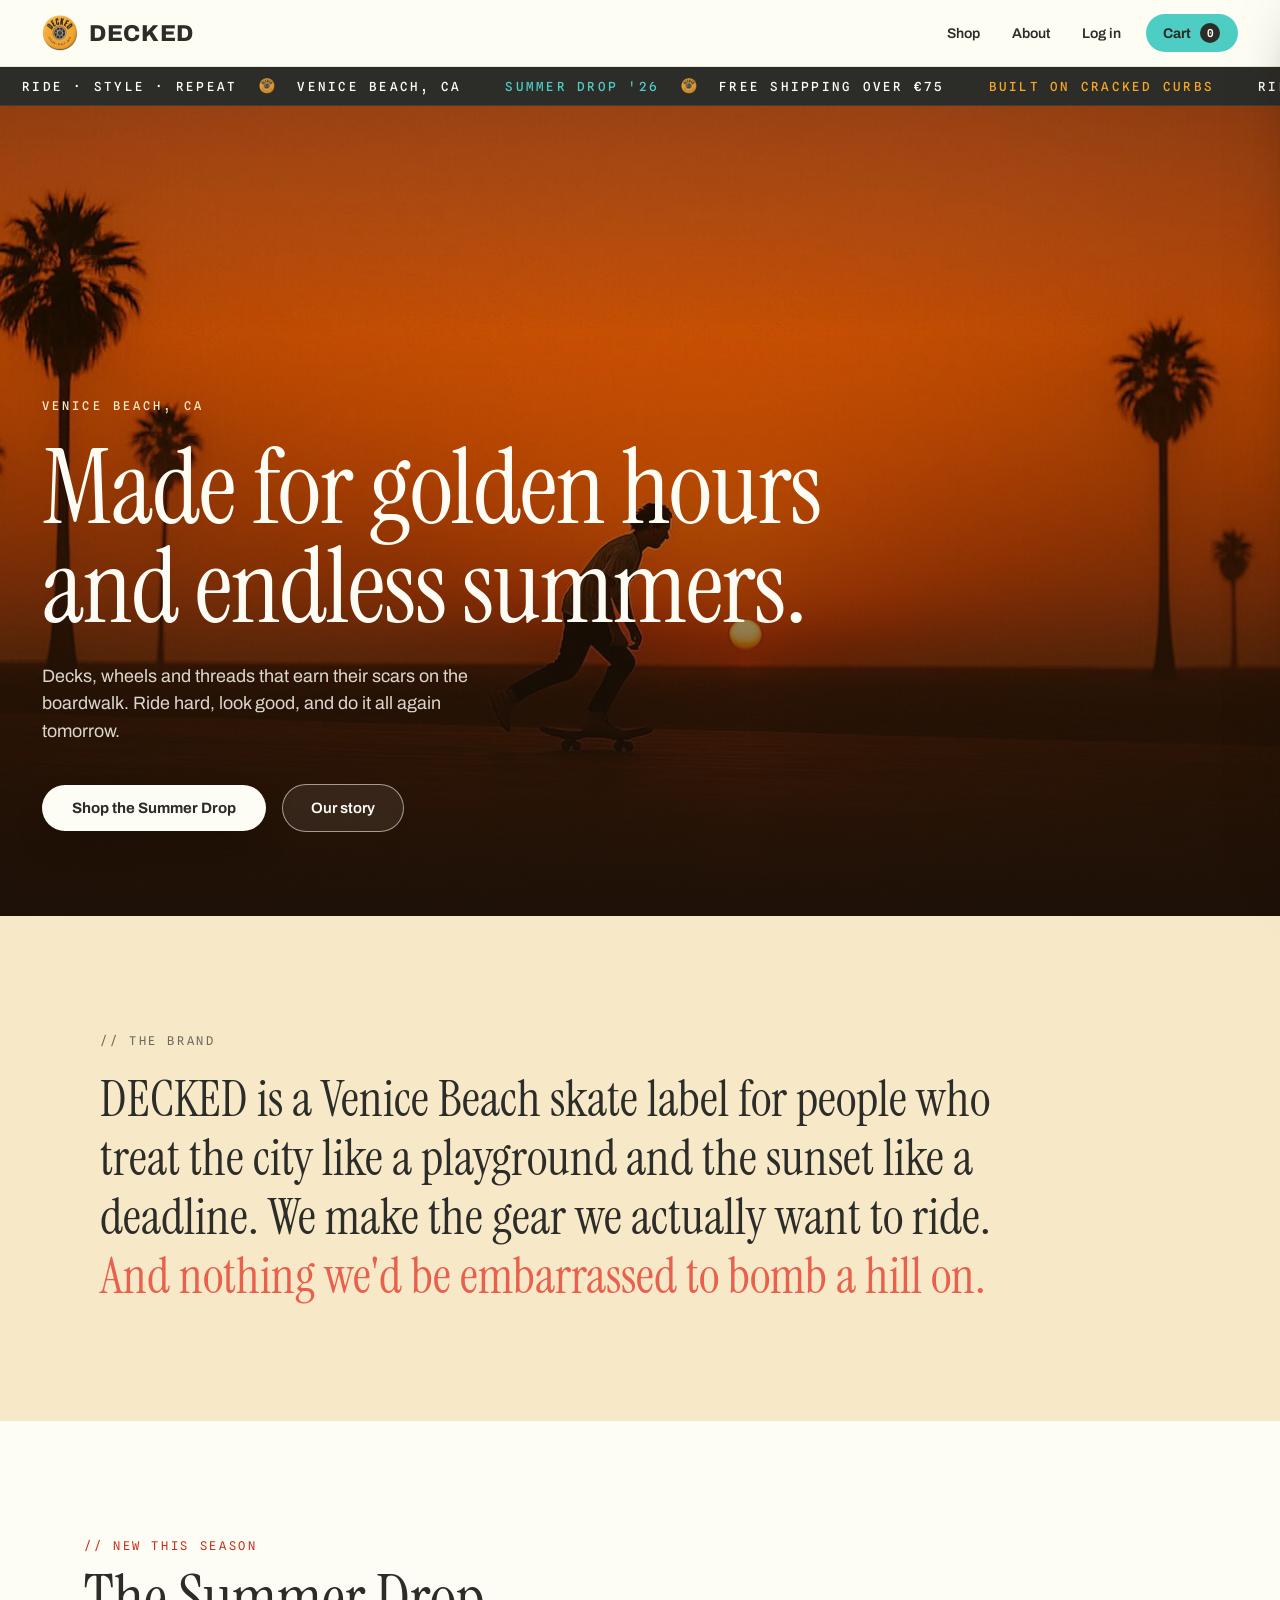
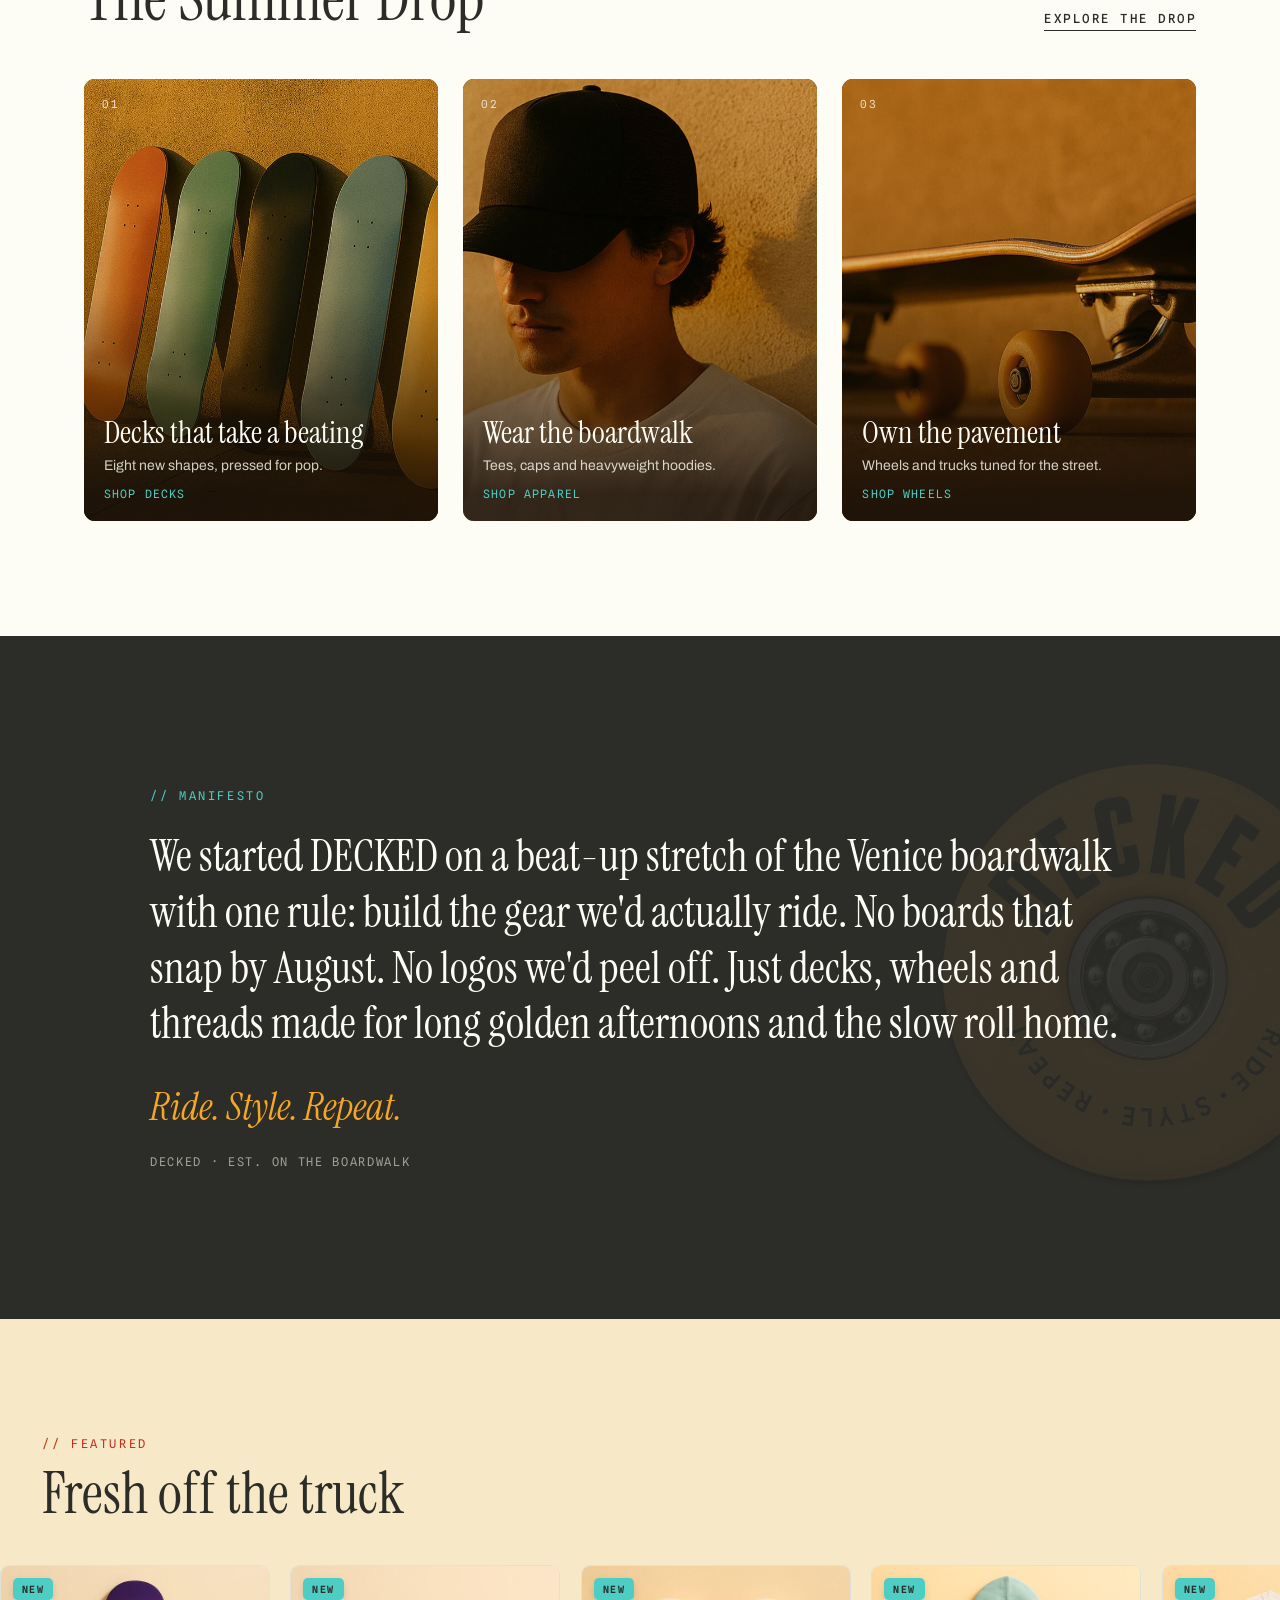
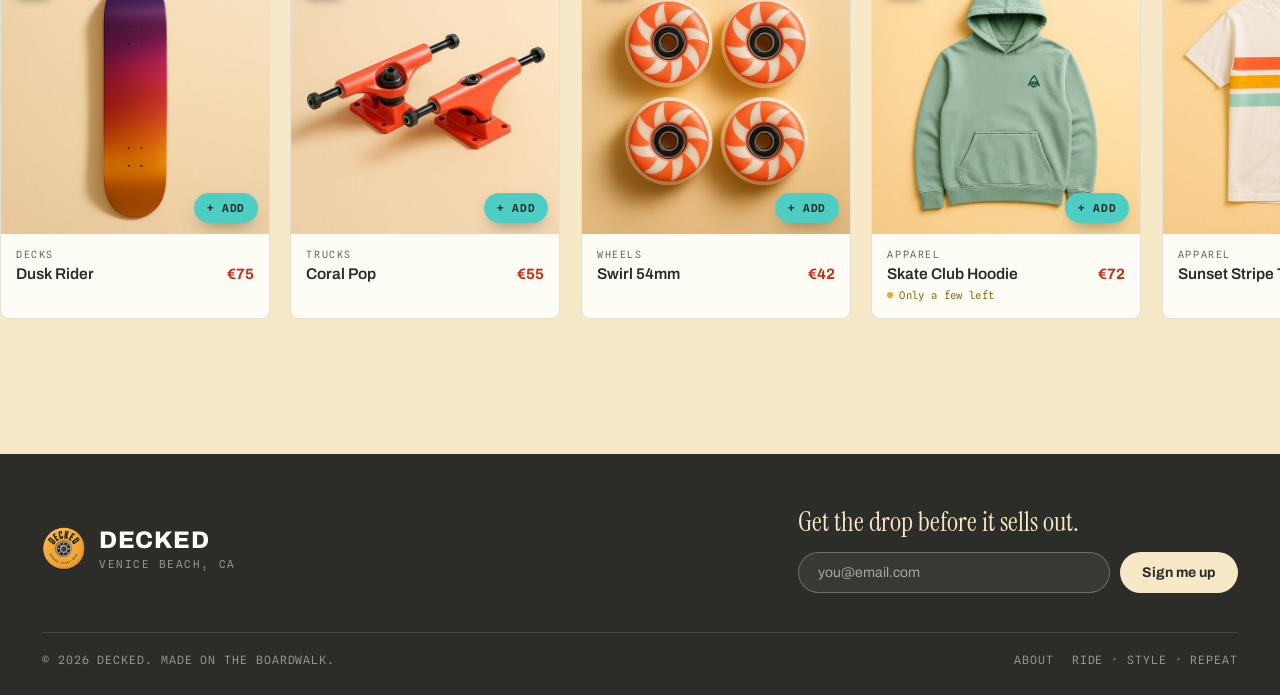
<file: index.html>
<!DOCTYPE html>
<html lang="en">
<head>
    <meta charset="UTF-8">
    <meta name="viewport" content="width=device-width, initial-scale=1.0">
    <meta name="description" content="DECKED is a fictional Venice Beach skate shop with decks, trucks, wheels, hardware and apparel. A working storefront with no backend.">
    <title>DECKED - Venice Beach Skate Shop</title>
    <link rel="icon" type="image/png" sizes="32x32" href="assets/decked-favicon-32.png">
    <link rel="apple-touch-icon" sizes="180x180" href="assets/decked-favicon-180.png">
    <link rel="preconnect" href="https://fonts.googleapis.com">
    <link rel="preconnect" href="https://fonts.gstatic.com" crossorigin>
    <link rel="stylesheet" href="https://fonts.googleapis.com/css2?family=Archivo:wght@400;500;600;700;800;900&family=Instrument+Serif:ital@0;1&family=Spline+Sans+Mono:wght@400;500;600&display=swap">
    <link rel="stylesheet" href="css/style.css?v=20261112">
</head>
<body>

    <div data-layout="header"></div>

    <main>
        <div class="marquee">
            <div class="marquee-track">
                <div class="marquee-content">
                    <span>Ride &middot; Style &middot; Repeat</span>
                    <img src="assets/decked-wheel-sm.webp" alt="" class="marquee-wheel">
                    <span>Venice Beach, CA</span>
                    <span class="marquee-accent-teal">Summer Drop '26</span>
                    <img src="assets/decked-wheel-sm.webp" alt="" class="marquee-wheel">
                    <span>Free shipping over &euro;75</span>
                    <span class="marquee-accent-gold">Built on cracked curbs</span>
                </div>
                <div class="marquee-content" aria-hidden="true">
                    <span>Ride &middot; Style &middot; Repeat</span>
                    <img src="assets/decked-wheel-sm.webp" alt="" class="marquee-wheel">
                    <span>Venice Beach, CA</span>
                    <span class="marquee-accent-teal">Summer Drop '26</span>
                    <img src="assets/decked-wheel-sm.webp" alt="" class="marquee-wheel">
                    <span>Free shipping over &euro;75</span>
                    <span class="marquee-accent-gold">Built on cracked curbs</span>
                </div>
            </div>
        </div>

        <section class="hero">
            <img src="images/lifestyle/lifestyle-homepage-hero.jpg" alt="Two skaters watching the sunset over Venice Beach" class="hero-img">
            <div class="hero-overlay"></div>
            <div class="hero-content">
                <div class="hero-inner" data-reveal>
                    <div class="hero-location">
                        <span class="mono-label">Venice Beach, CA</span>
                    </div>
                    <h1>Made for golden hours<br>and endless summers.</h1>
                    <p class="hero-sub">Decks, wheels and threads that earn their scars on the boardwalk. Ride hard, look good, and do it all again tomorrow.</p>
                    <div class="hero-actions">
                        <a href="shop.html" class="btn-hero-primary">Shop the Summer Drop</a>
                        <a href="about.html" class="btn-hero-ghost">Our story</a>
                    </div>
                </div>
            </div>
        </section>

        <section class="brand-intro">
            <div class="brand-intro-inner" data-reveal>
                <span class="section-label section-label--muted">// The brand</span>
                <p>DECKED is a Venice Beach skate label for people who treat the city like a playground and the sunset like a deadline. We make the gear we actually want to ride. <span class="accent-coral">And nothing we'd be embarrassed to bomb a hill on.</span></p>
            </div>
        </section>

        <section class="summer-drop">
            <div class="section-wrap">
                <div class="summer-drop-header" data-reveal>
                    <div>
                        <span class="section-label section-label--red">// New this season</span>
                        <h2>The Summer Drop</h2>
                    </div>
                    <a href="shop.html" class="btn-mono-underline">Explore the Drop</a>
                </div>
                <div class="drop-grid">
                    <a href="shop.html?cat=Decks" class="drop-card" data-reveal>
                        <img src="images/lifestyle/lifestyle-decks-banner.jpg" alt="Decks that take a beating" loading="lazy">
                        <span class="drop-card-overlay"></span>
                        <span class="drop-card-index">01</span>
                        <span class="drop-card-text">
                            <span class="drop-card-title">Decks that take a beating</span>
                            <span class="drop-card-sub">Eight new shapes, pressed for pop.</span>
                            <span class="drop-card-cta">Shop decks</span>
                        </span>
                    </a>
                    <a href="shop.html?cat=Apparel" class="drop-card" data-reveal>
                        <img src="images/lifestyle/lifestyle-apparel-banner.jpg" alt="Wear the boardwalk" loading="lazy">
                        <span class="drop-card-overlay"></span>
                        <span class="drop-card-index">02</span>
                        <span class="drop-card-text">
                            <span class="drop-card-title">Wear the boardwalk</span>
                            <span class="drop-card-sub">Tees, caps and heavyweight hoodies.</span>
                            <span class="drop-card-cta">Shop apparel</span>
                        </span>
                    </a>
                    <a href="shop.html?cat=Wheels" class="drop-card" data-reveal>
                        <img src="images/lifestyle/lifestyle-wheels-trucks-banner.jpg" alt="Own the pavement" loading="lazy">
                        <span class="drop-card-overlay"></span>
                        <span class="drop-card-index">03</span>
                        <span class="drop-card-text">
                            <span class="drop-card-title">Own the pavement</span>
                            <span class="drop-card-sub">Wheels and trucks tuned for the street.</span>
                            <span class="drop-card-cta">Shop wheels</span>
                        </span>
                    </a>
                </div>
            </div>
        </section>

        <section class="manifesto">
            <img src="assets/decked-wheel.webp" alt="" aria-hidden="true" class="manifesto-wheel">
            <div class="manifesto-inner" data-reveal>
                <span class="section-label section-label--teal">// Manifesto</span>
                <p class="manifesto-text">We started DECKED on a beat-up stretch of the Venice boardwalk with one rule: build the gear we'd actually ride. No boards that snap by August. No logos we'd peel off. Just decks, wheels and threads made for long golden afternoons and the slow roll home.</p>
                <p class="manifesto-tagline">Ride. Style. Repeat.</p>
                <div class="manifesto-byline">DECKED &middot; est. on the boardwalk</div>
            </div>
        </section>

        <section class="featured">
            <div class="featured-header" data-reveal>
                <div>
                    <span class="section-label section-label--red">// Featured</span>
                    <h2>Fresh off the truck</h2>
                </div>
            </div>
            <div class="featured-scroll" id="featuredScroll"></div>
        </section>
    </main>

    <div data-layout="footer"></div>

    <div data-layout="cart"></div>

    <script src="js/products.js"></script>
    <script src="js/store.js"></script>
    <script src="js/layout.js"></script>
    <script src="js/app.js"></script>
    <script src="js/pages/home.js"></script>
</body>
</html>
</file>
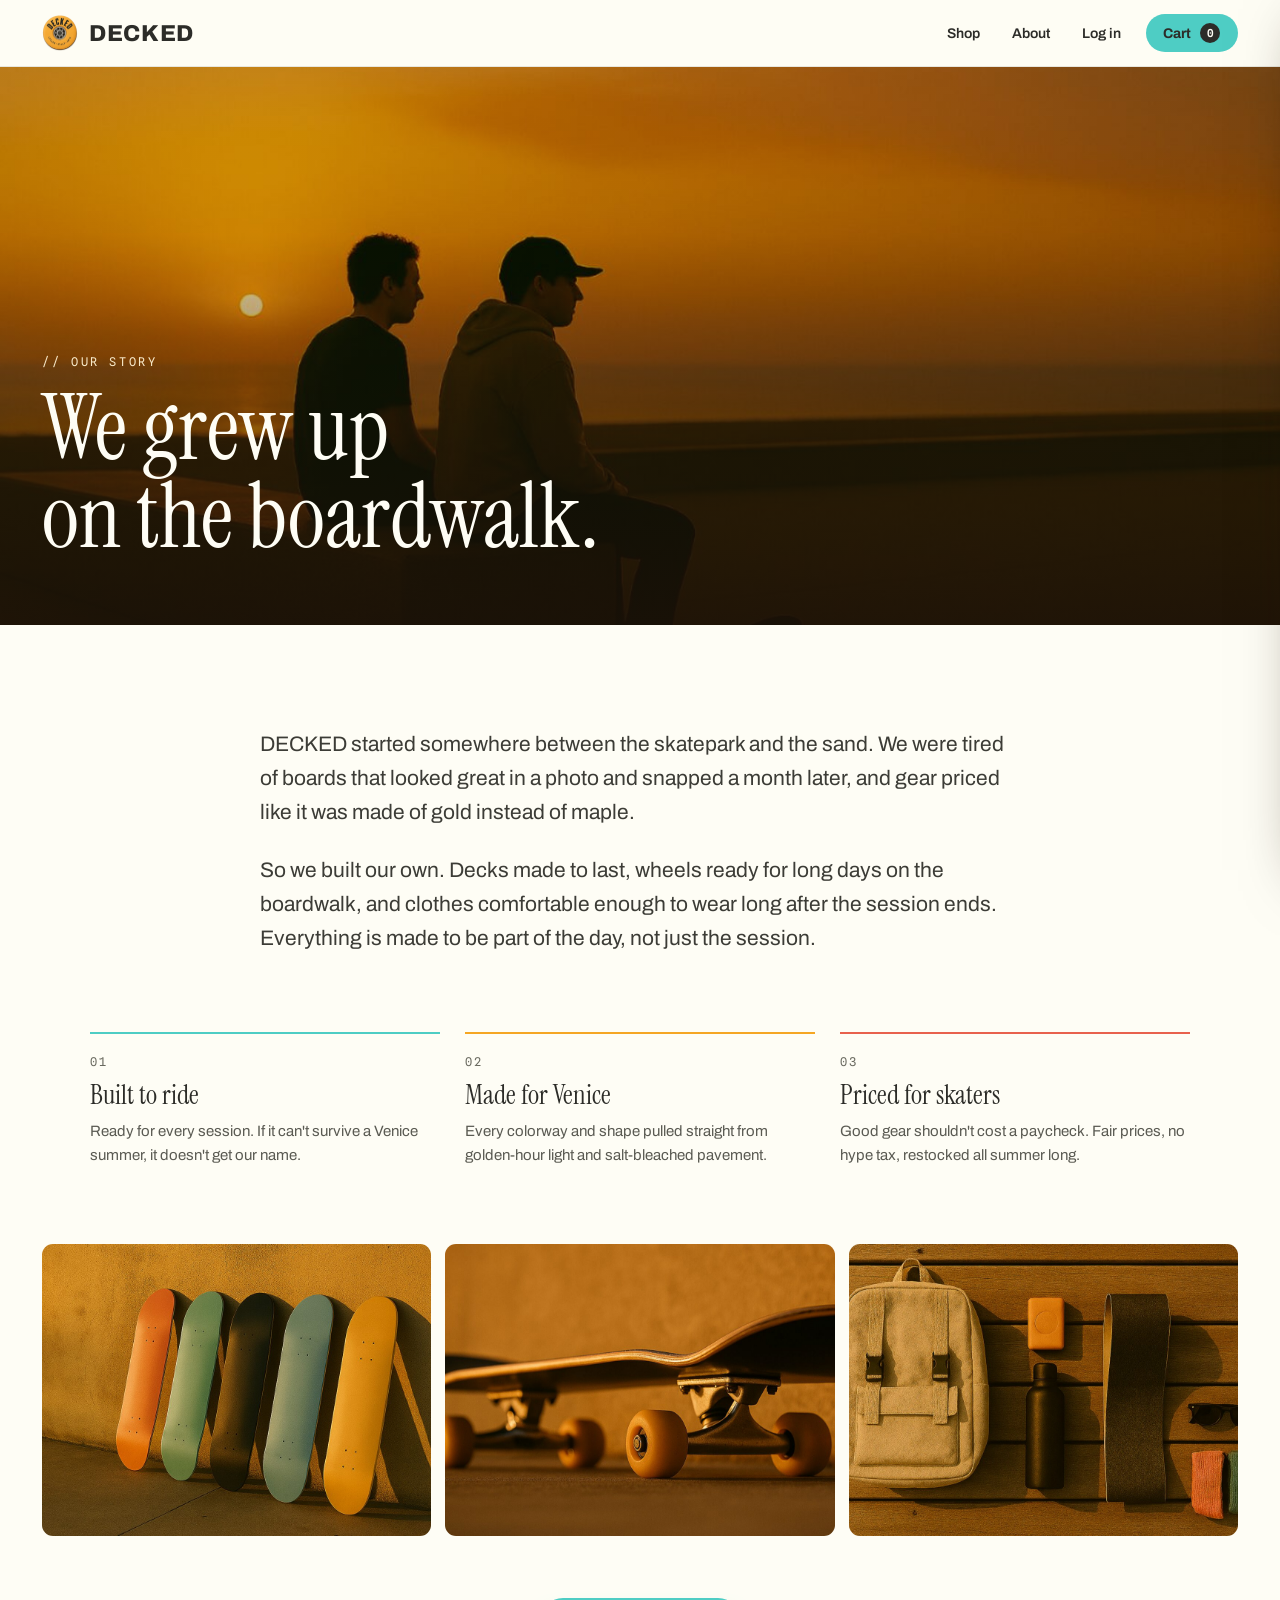
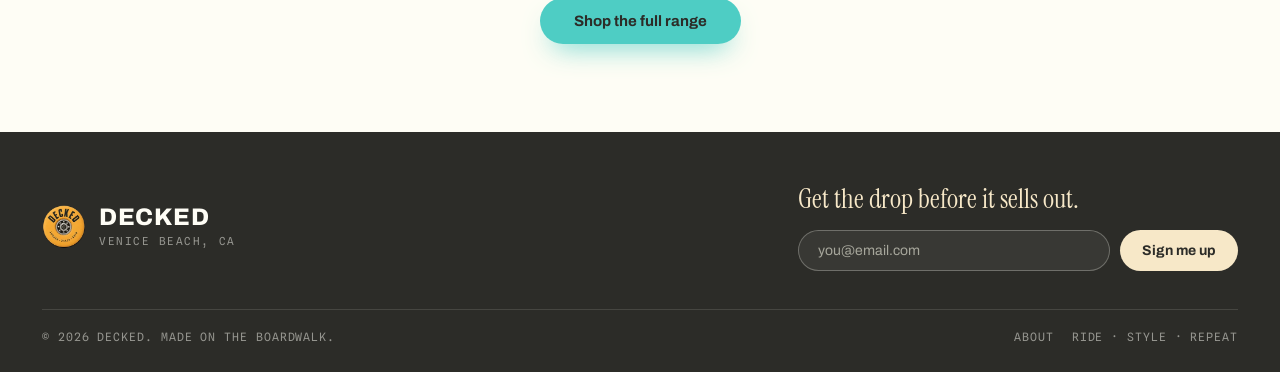
<file: about.html>
<!DOCTYPE html>
<html lang="en">
<head>
    <meta charset="UTF-8">
    <meta name="viewport" content="width=device-width, initial-scale=1.0">
    <meta name="description" content="The story behind DECKED, a fictional skate shop from Venice Beach, California.">
    <title>DECKED - About</title>
    <link rel="icon" type="image/png" sizes="32x32" href="assets/decked-favicon-32.png">
    <link rel="apple-touch-icon" sizes="180x180" href="assets/decked-favicon-180.png">
    <link rel="preconnect" href="https://fonts.googleapis.com">
    <link rel="preconnect" href="https://fonts.gstatic.com" crossorigin>
    <link rel="stylesheet" href="https://fonts.googleapis.com/css2?family=Archivo:wght@400;500;600;700;800;900&family=Instrument+Serif:ital@0;1&family=Spline+Sans+Mono:wght@400;500;600&display=swap">
    <link rel="stylesheet" href="css/style.css?v=20261112">
</head>
<body>

    <div data-layout="header"></div>

    <main>
        <section class="about-hero">
            <img src="images/lifestyle/lifestyle-about-hero.jpg" alt="A skater carving down the boardwalk at sunset">
            <div class="about-hero-overlay"></div>
            <div class="about-hero-content">
                <span class="section-label section-label--sand">// Our story</span>
                <h1>We grew up<br>on the boardwalk.</h1>
            </div>
        </section>

        <section class="about-body">
            <div class="about-text" data-reveal>
                <p>DECKED started somewhere between the skatepark and the sand. We were tired of boards that looked great in a photo and snapped a month later, and gear priced like it was made of gold instead of maple.</p>
                <p>So we built our own. Decks made to last, wheels ready for long days on the boardwalk, and clothes comfortable enough to wear long after the session ends. Everything is made to be part of the day, not just the session.</p>
            </div>

            <div class="about-pillars" data-reveal>
                <div class="about-pillar about-pillar-border--teal">
                    <span class="about-pillar-num">01</span>
                    <h3>Built to ride</h3>
                    <p>Ready for every session. If it can't survive a Venice summer, it doesn't get our name.</p>
                </div>
                <div class="about-pillar about-pillar-border--gold">
                    <span class="about-pillar-num">02</span>
                    <h3>Made for Venice</h3>
                    <p>Every colorway and shape pulled straight from golden-hour light and salt-bleached pavement.</p>
                </div>
                <div class="about-pillar about-pillar-border--coral">
                    <span class="about-pillar-num">03</span>
                    <h3>Priced for skaters</h3>
                    <p>Good gear shouldn't cost a paycheck. Fair prices, no hype tax, restocked all summer long.</p>
                </div>
            </div>

            <div class="about-photos" data-reveal>
                <div class="about-photo"><img src="images/lifestyle/lifestyle-decks-banner.jpg" alt="" loading="lazy"></div>
                <div class="about-photo"><img src="images/lifestyle/lifestyle-wheels-trucks-banner.jpg" alt="" loading="lazy"></div>
                <div class="about-photo"><img src="images/lifestyle/lifestyle-accessories-banner.jpg" alt="" loading="lazy"></div>
            </div>

            <div class="about-cta" data-reveal>
                <a href="shop.html" class="btn-primary btn-primary--shadow btn-primary--lg">Shop the full range</a>
            </div>
        </section>
    </main>

    <div data-layout="footer"></div>
    <div data-layout="cart"></div>

    <script src="js/products.js"></script>
    <script src="js/store.js"></script>
    <script src="js/layout.js"></script>
    <script src="js/app.js"></script>
</body>
</html>
</file>
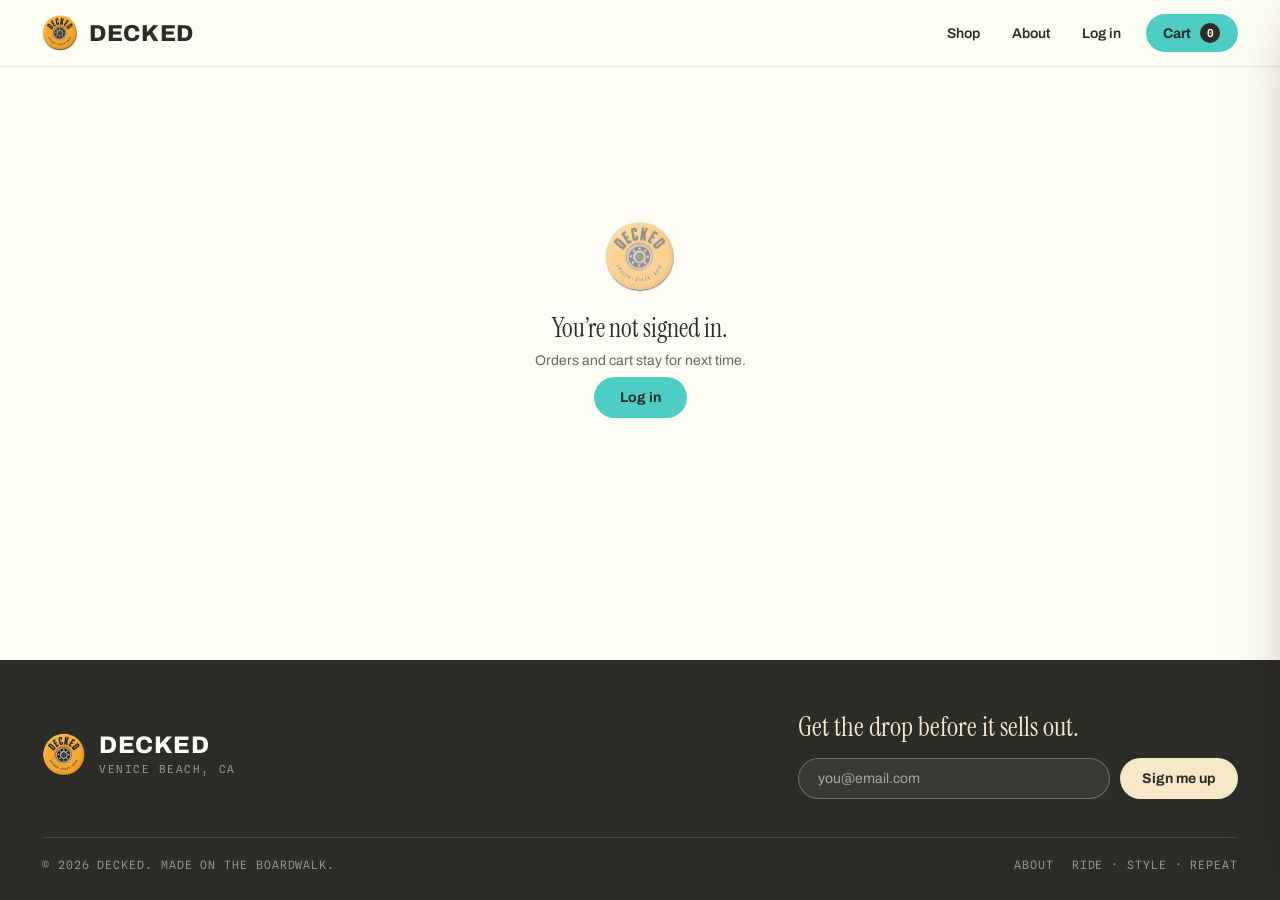
<file: account.html>
<!DOCTYPE html>
<html lang="en">
<head>
    <meta charset="UTF-8">
    <meta name="viewport" content="width=device-width, initial-scale=1.0">
    <meta name="description" content="Your DECKED demo account and order history, kept in your browser.">
    <title>DECKED - Account</title>
    <link rel="icon" type="image/png" sizes="32x32" href="assets/decked-favicon-32.png">
    <link rel="apple-touch-icon" sizes="180x180" href="assets/decked-favicon-180.png">
    <link rel="preconnect" href="https://fonts.googleapis.com">
    <link rel="preconnect" href="https://fonts.gstatic.com" crossorigin>
    <link rel="stylesheet" href="https://fonts.googleapis.com/css2?family=Archivo:wght@400;500;600;700;800;900&family=Instrument+Serif:ital@0;1&family=Spline+Sans+Mono:wght@400;500;600&display=swap">
    <link rel="stylesheet" href="css/style.css?v=20261112">
</head>
<body>

    <div data-layout="header"></div>

    <main class="main--cream">
        <section class="account-page" id="accountPage"></section>
    </main>

    <div data-layout="footer"></div>
    <div data-layout="cart"></div>

    <script src="js/products.js"></script>
    <script src="js/store.js"></script>
    <script src="js/layout.js"></script>
    <script src="js/app.js"></script>
    <script src="js/pages/account.js"></script>
</body>
</html>
</file>
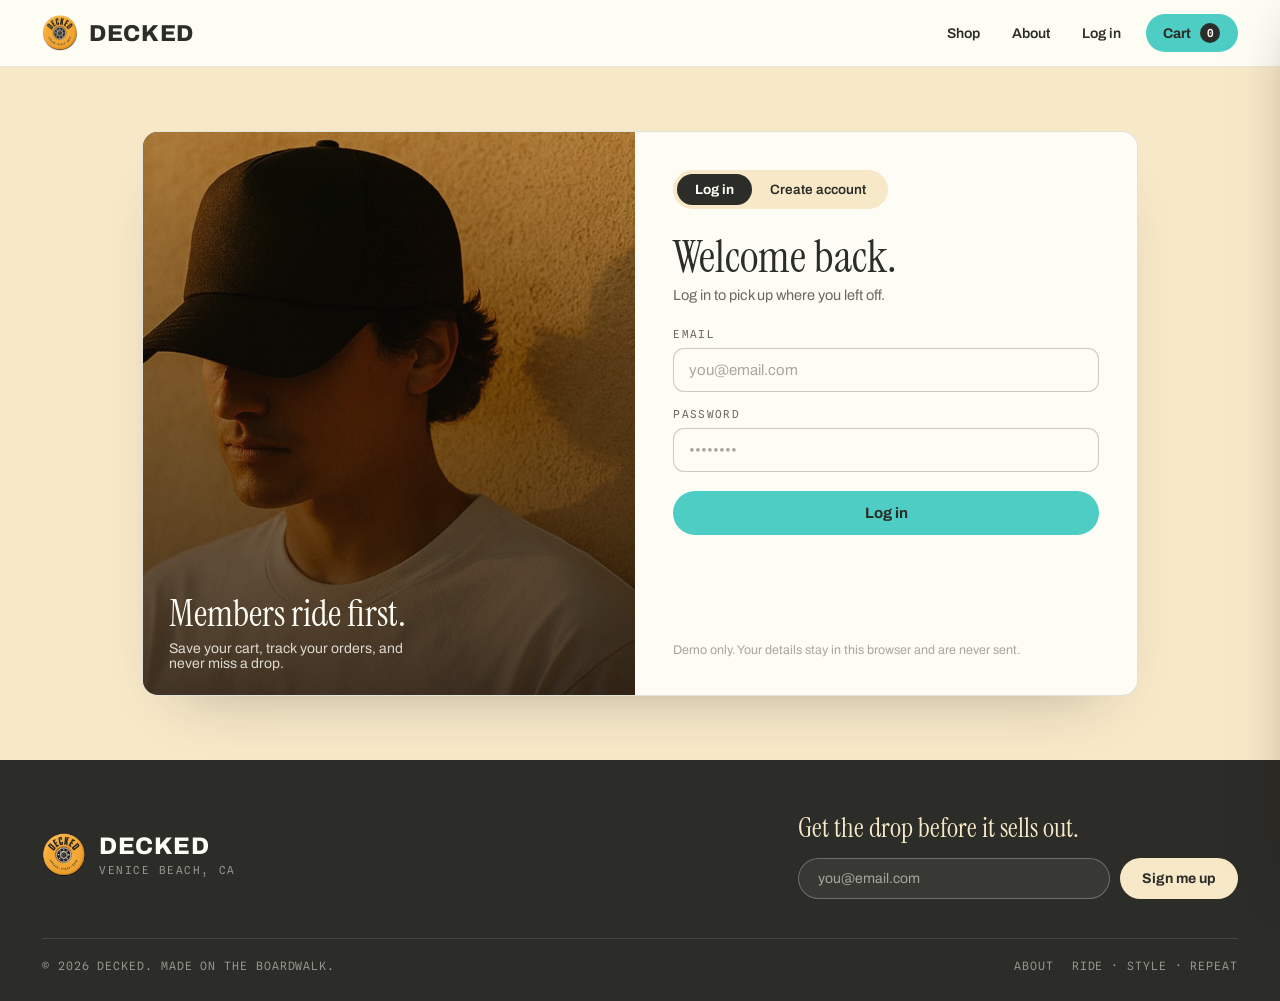
<file: checkout.html>
<!DOCTYPE html>
<html lang="en">
<head>
    <meta charset="UTF-8">
    <meta name="viewport" content="width=device-width, initial-scale=1.0">
    <meta name="description" content="Demo checkout for DECKED. No payment is taken.">
    <title>DECKED - Checkout</title>
    <link rel="icon" type="image/png" sizes="32x32" href="assets/decked-favicon-32.png">
    <link rel="apple-touch-icon" sizes="180x180" href="assets/decked-favicon-180.png">
    <link rel="preconnect" href="https://fonts.googleapis.com">
    <link rel="preconnect" href="https://fonts.gstatic.com" crossorigin>
    <link rel="stylesheet" href="https://fonts.googleapis.com/css2?family=Archivo:wght@400;500;600;700;800;900&family=Instrument+Serif:ital@0;1&family=Spline+Sans+Mono:wght@400;500;600&display=swap">
    <link rel="stylesheet" href="css/style.css?v=20261112">
</head>
<body>

    <div data-layout="header"></div>

    <main class="main--cream">
        <section class="checkout-page" id="checkoutPage"></section>
    </main>

    <div data-layout="footer"></div>
    <div data-layout="cart"></div>

    <script src="js/products.js"></script>
    <script src="js/store.js"></script>
    <script src="js/layout.js"></script>
    <script src="js/app.js"></script>
    <script src="js/pages/checkout.js"></script>
</body>
</html>
</file>
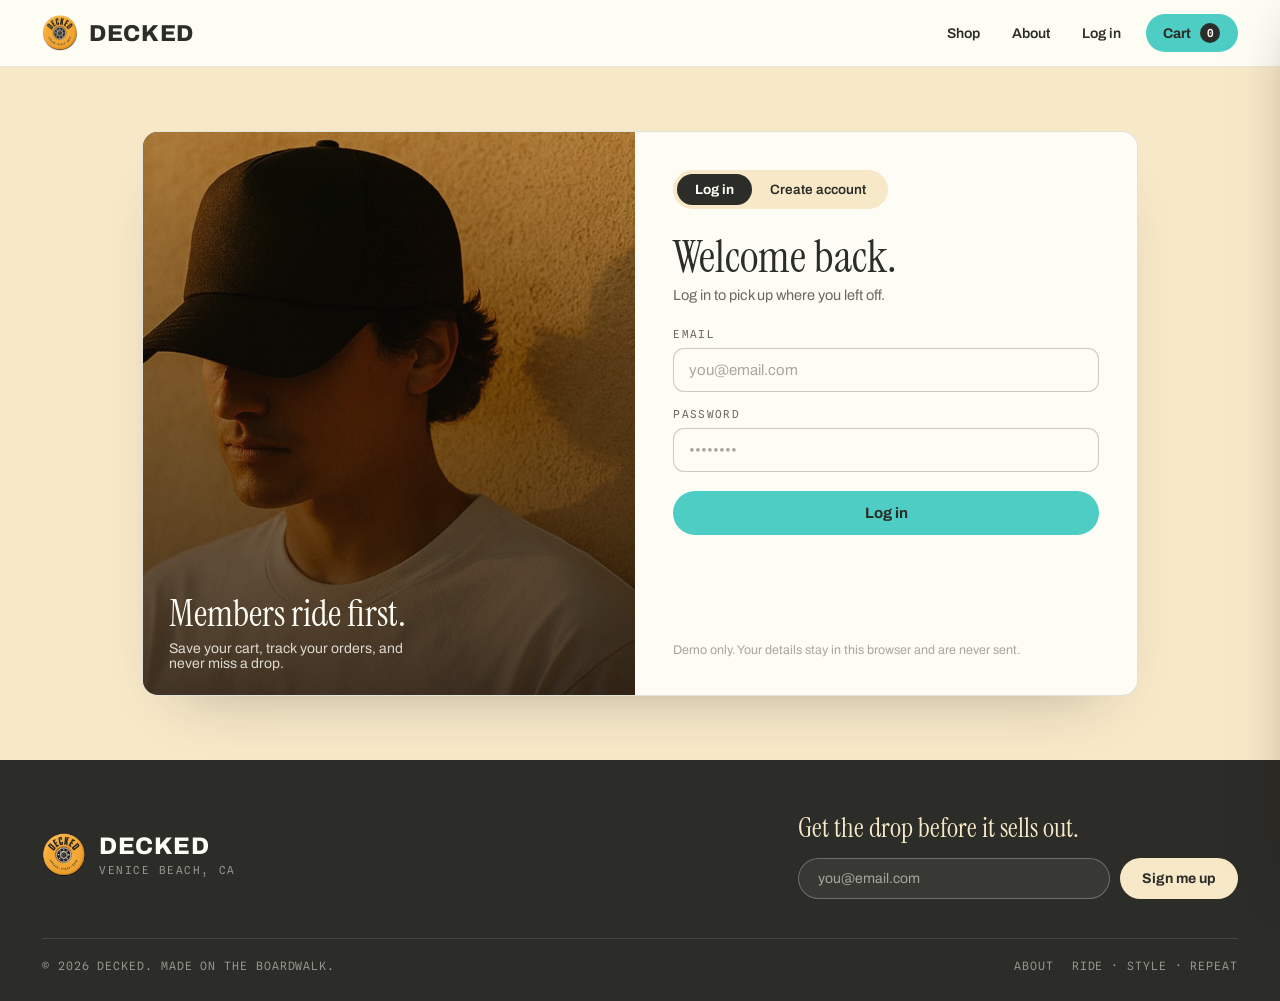
<file: login.html>
<!DOCTYPE html>
<html lang="en">
<head>
    <meta charset="UTF-8">
    <meta name="viewport" content="width=device-width, initial-scale=1.0">
    <meta name="description" content="Log in or create a demo account at DECKED. Your details stay in your browser.">
    <title>DECKED - Log in</title>
    <link rel="icon" type="image/png" sizes="32x32" href="assets/decked-favicon-32.png">
    <link rel="apple-touch-icon" sizes="180x180" href="assets/decked-favicon-180.png">
    <link rel="preconnect" href="https://fonts.googleapis.com">
    <link rel="preconnect" href="https://fonts.gstatic.com" crossorigin>
    <link rel="stylesheet" href="https://fonts.googleapis.com/css2?family=Archivo:wght@400;500;600;700;800;900&family=Instrument+Serif:ital@0;1&family=Spline+Sans+Mono:wght@400;500;600&display=swap">
    <link rel="stylesheet" href="css/style.css?v=20261112">
</head>
<body>

    <div data-layout="header"></div>

    <main class="auth-page">
        <div class="auth-wrapper">
            <div class="auth-card">
                <div class="auth-photo">
                    <img src="images/lifestyle/lifestyle-apparel-banner.jpg" alt="">
                    <div class="auth-photo-overlay"></div>
                    <div class="auth-photo-content">
                        <div class="auth-photo-heading">Members ride first.</div>
                        <div class="auth-photo-sub">Save your cart, track your orders, and never miss a drop.</div>
                    </div>
                </div>

                <div class="auth-form-side">
                    <div class="auth-tabs">
                        <button type="button" class="auth-tab is-active" id="tabLogin">Log in</button>
                        <button type="button" class="auth-tab" id="tabRegister">Create account</button>
                    </div>

                    <h1 class="auth-title" id="authTitle">Welcome back.</h1>
                    <p class="auth-sub" id="authSub">Log in to pick up where you left off.</p>

                    <form class="auth-form" id="authForm">
                        <label class="auth-field" id="nameField" style="display:none;">
                            <span class="auth-field-label">Name</span>
                            <input type="text" name="name" autocomplete="name" placeholder="Jordan Vega">
                        </label>
                        <label class="auth-field">
                            <span class="auth-field-label">Email</span>
                            <input type="email" name="email" autocomplete="email" placeholder="you@email.com" required>
                        </label>
                        <label class="auth-field">
                            <span class="auth-field-label">Password</span>
                            <input type="password" name="password" autocomplete="current-password" placeholder="&#x2022;&#x2022;&#x2022;&#x2022;&#x2022;&#x2022;&#x2022;&#x2022;" required>
                        </label>
                        <div class="auth-error" id="authError" style="display:none;"></div>
                        <button type="submit" class="auth-submit" id="authSubmit">Log in</button>
                    </form>
                    <p class="auth-disclaimer">Demo only. Your details stay in this browser and are never sent.</p>
                </div>
            </div>
        </div>
    </main>

    <div data-layout="footer"></div>
    <div data-layout="cart"></div>

    <script src="js/products.js"></script>
    <script src="js/store.js"></script>
    <script src="js/layout.js"></script>
    <script src="js/app.js"></script>
    <script src="js/pages/login.js"></script>
</body>
</html>
</file>
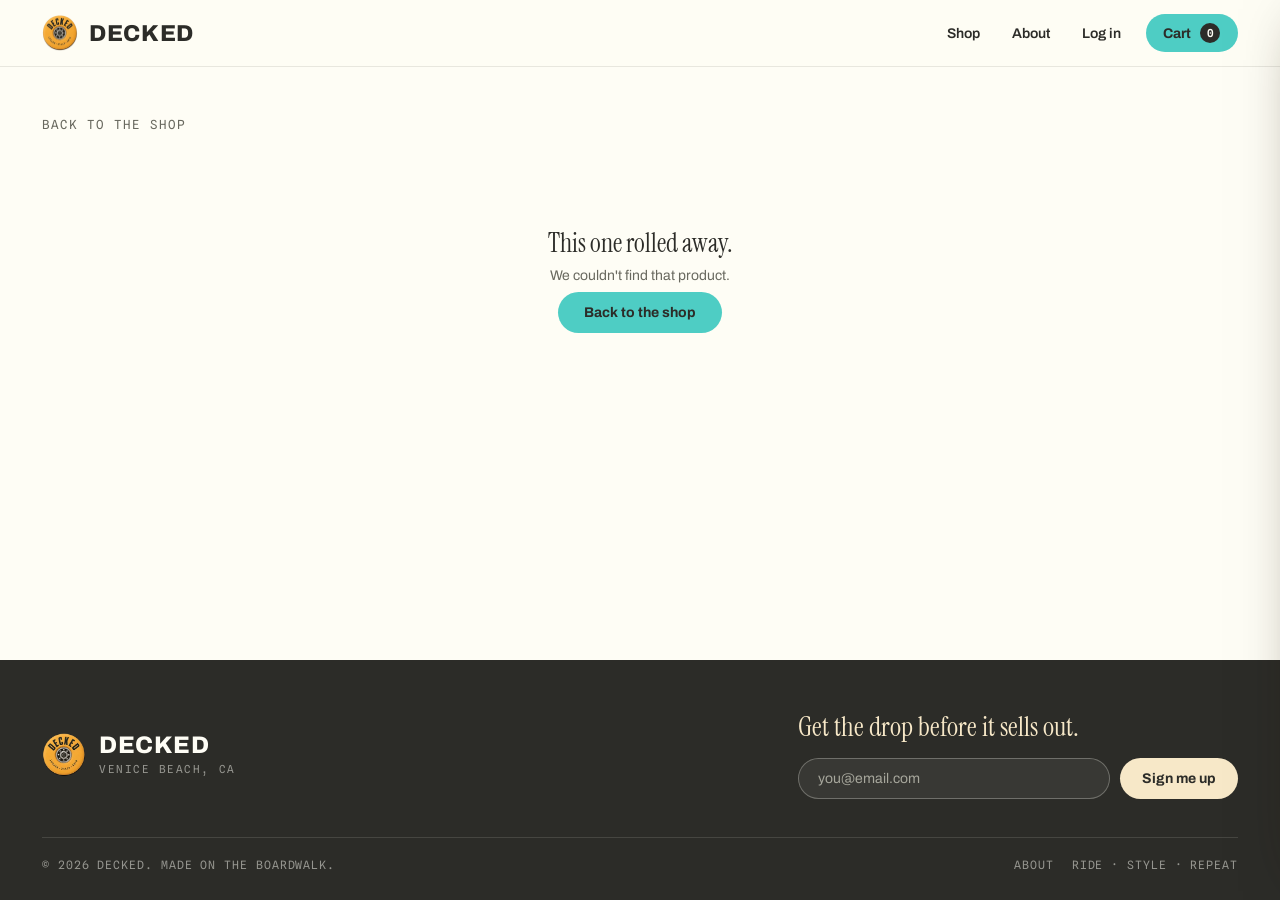
<file: product.html>
<!DOCTYPE html>
<html lang="en">
<head>
    <meta charset="UTF-8">
    <meta name="viewport" content="width=device-width, initial-scale=1.0">
    <meta name="description" content="Details, specs and stock for a DECKED product. Fictional shop, working cart.">
    <title>DECKED - Product</title>
    <link rel="icon" type="image/png" sizes="32x32" href="assets/decked-favicon-32.png">
    <link rel="apple-touch-icon" sizes="180x180" href="assets/decked-favicon-180.png">
    <link rel="preconnect" href="https://fonts.googleapis.com">
    <link rel="preconnect" href="https://fonts.gstatic.com" crossorigin>
    <link rel="stylesheet" href="https://fonts.googleapis.com/css2?family=Archivo:wght@400;500;600;700;800;900&family=Instrument+Serif:ital@0;1&family=Spline+Sans+Mono:wght@400;500;600&display=swap">
    <link rel="stylesheet" href="css/style.css?v=20261112">
</head>
<body>

    <div data-layout="header"></div>

    <main class="main--cream">
        <section class="product-detail" id="productDetail"></section>
    </main>

    <div data-layout="footer"></div>
    <div data-layout="cart"></div>

    <script src="js/products.js"></script>
    <script src="js/store.js"></script>
    <script src="js/layout.js"></script>
    <script src="js/app.js"></script>
    <script src="js/pages/product.js"></script>
</body>
</html>
</file>
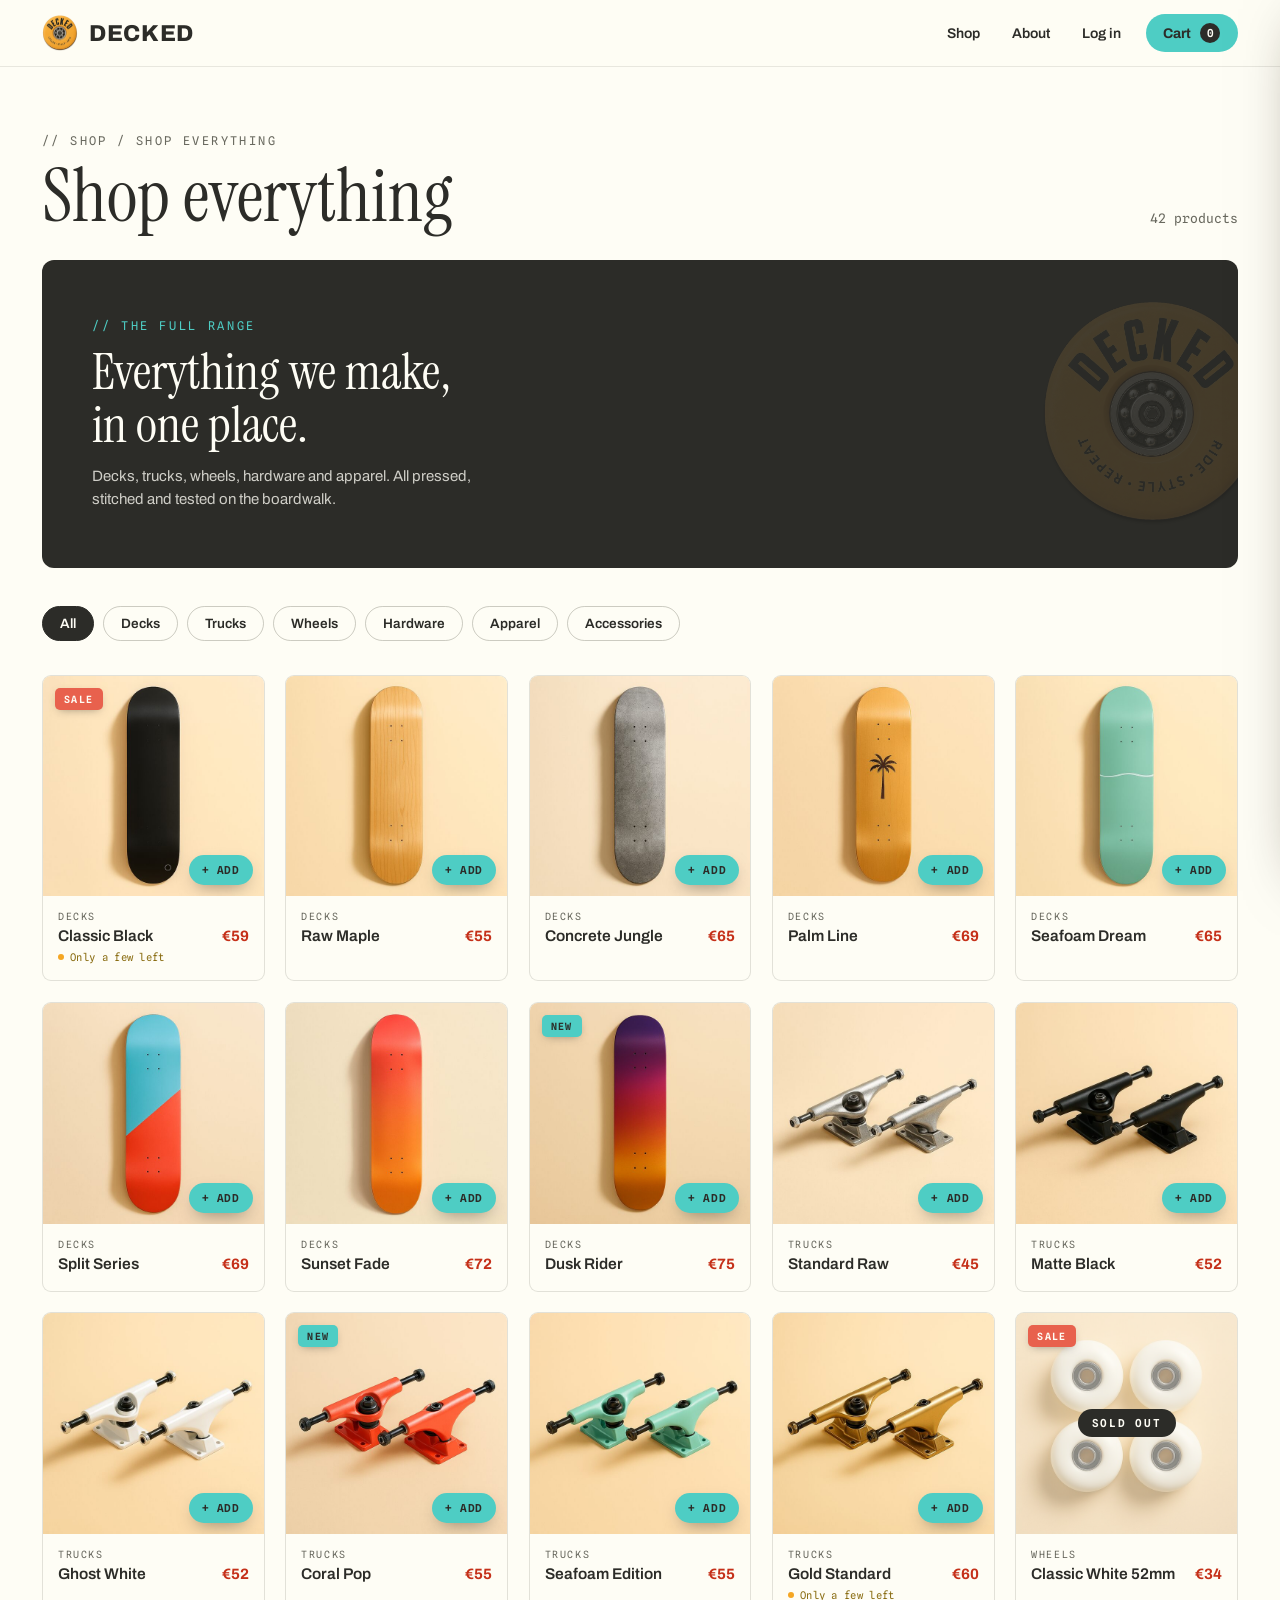
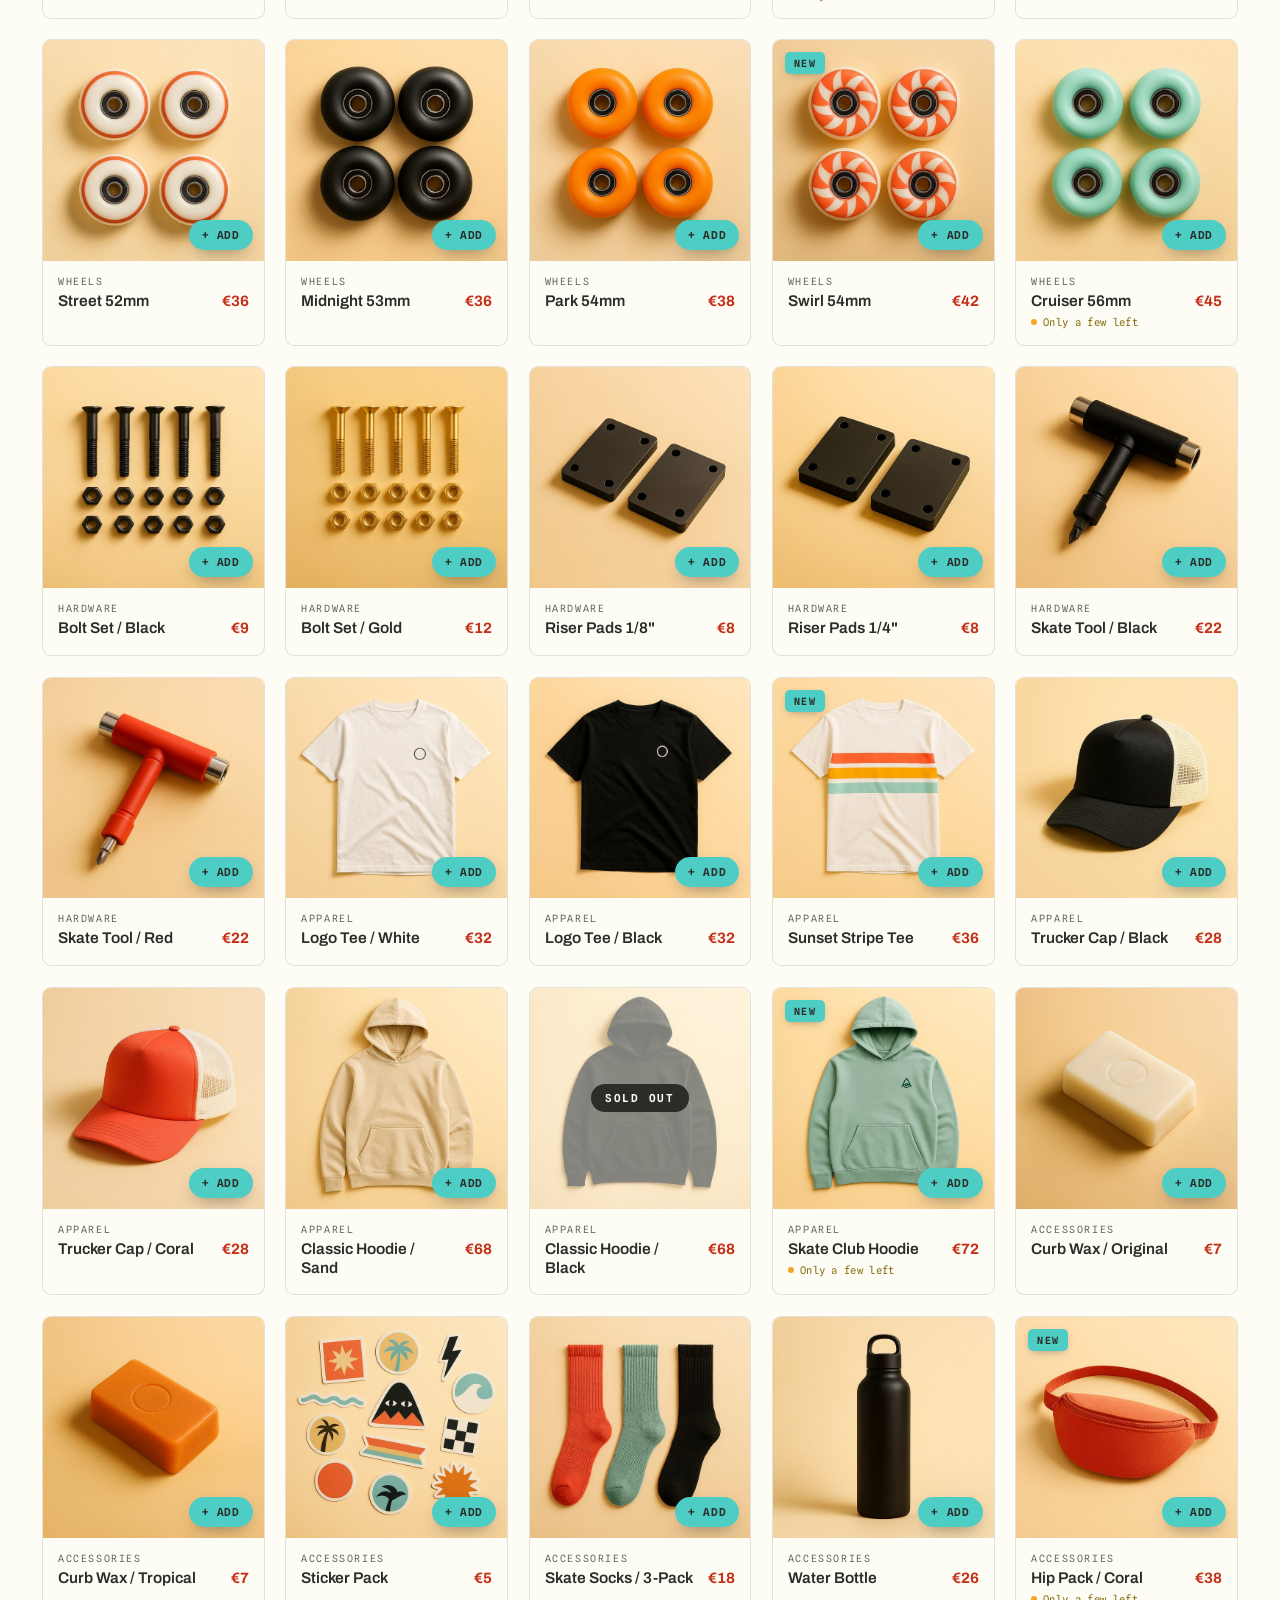
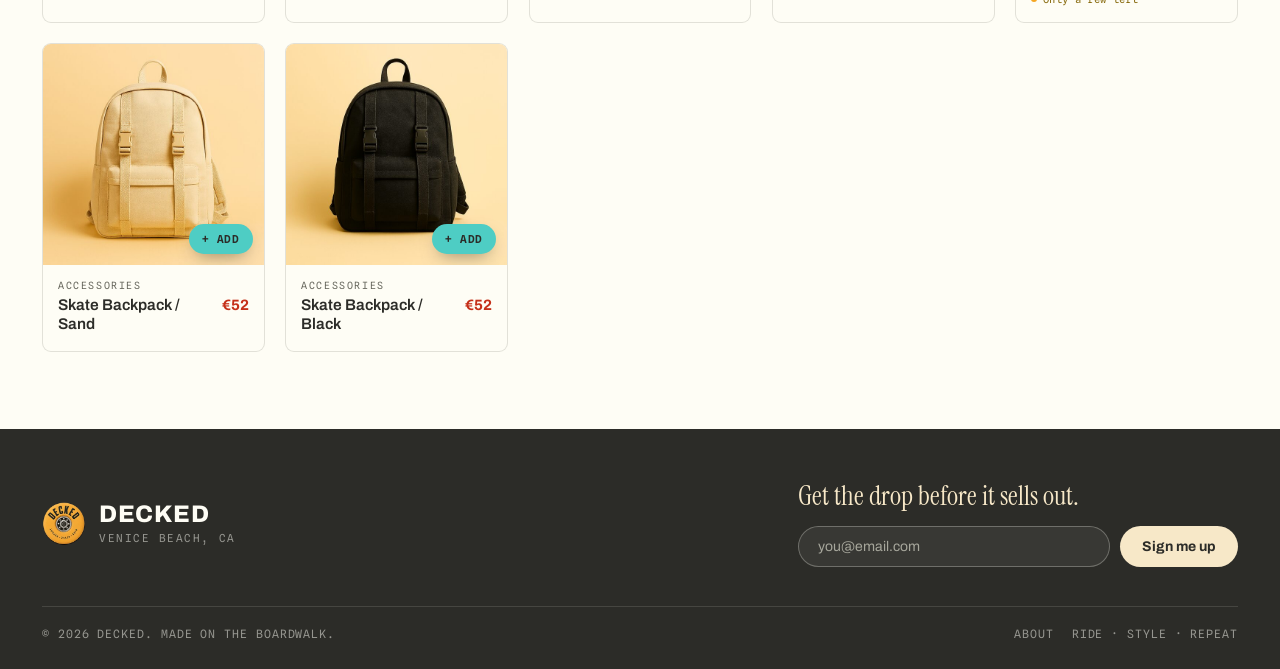
<file: shop.html>
<!DOCTYPE html>
<html lang="en">
<head>
    <meta charset="UTF-8">
    <meta name="viewport" content="width=device-width, initial-scale=1.0">
    <meta name="description" content="Browse 42 DECKED products across decks, trucks, wheels, hardware, apparel and accessories. Fictional shop, working cart.">
    <title>DECKED - Shop</title>
    <link rel="icon" type="image/png" sizes="32x32" href="assets/decked-favicon-32.png">
    <link rel="apple-touch-icon" sizes="180x180" href="assets/decked-favicon-180.png">
    <link rel="preconnect" href="https://fonts.googleapis.com">
    <link rel="preconnect" href="https://fonts.gstatic.com" crossorigin>
    <link rel="stylesheet" href="https://fonts.googleapis.com/css2?family=Archivo:wght@400;500;600;700;800;900&family=Instrument+Serif:ital@0;1&family=Spline+Sans+Mono:wght@400;500;600&display=swap">
    <link rel="stylesheet" href="css/style.css?v=20261112">
</head>
<body>

    <div data-layout="header"></div>

    <main class="main--cream">
        <section class="shop-page">
            <span class="shop-breadcrumb" id="shopBreadcrumb">// Shop / Shop everything</span>
            <div class="shop-title-row">
                <h1 class="shop-title" id="shopTitle">Shop everything</h1>
                <span class="shop-count" id="shopCount"></span>
            </div>

            <div id="shopBanner"></div>

            <div class="category-pills" id="categoryPills"></div>

            <div class="product-grid" id="productGrid"></div>
        </section>
    </main>

    <div data-layout="footer"></div>

    <div data-layout="cart"></div>

    <script src="js/products.js"></script>
    <script src="js/store.js"></script>
    <script src="js/layout.js"></script>
    <script src="js/app.js"></script>
    <script src="js/pages/shop.js"></script>
</body>
</html>
</file>
<file: css/style.css>
/* ============================================
   DECKED - Venice Beach Skate Shop
   Ride. Style. Repeat.
   ============================================ */

/* ---------- Reset ---------- */
*,
*::before,
*::after {
    margin: 0;
    padding: 0;
    box-sizing: border-box;
}

/* ---------- Base ---------- */
html {
    -webkit-font-smoothing: antialiased;
    text-rendering: optimizeLegibility;
}

body {
    min-height: 100vh;
    overflow-x: hidden;
    font-family: 'Archivo', system-ui, sans-serif;
    background: #FEFDF5;
    color: #2C2C28;
    display: flex;
    flex-direction: column;
}

::selection {
    background: #4ECDC4;
    color: #2C2C28;
}

input::placeholder {
    color: #a7a79c;
}

img {
    display: block;
    max-width: 100%;
}

button {
    font-family: inherit;
    cursor: pointer;
}

a {
    color: inherit;
    text-decoration: none;
}

/* ---------- Keyframes ---------- */
@keyframes marqueeScroll {
    from { transform: translateX(0); }
    to { transform: translateX(-50%); }
}

@keyframes wheelSpin {
    from { transform: rotate(0deg); }
    to { transform: rotate(360deg); }
}

@keyframes fadeIn {
    from { opacity: 0; }
    to { opacity: 1; }
}


/* ============================================
   NAVBAR
   ============================================ */

a:focus-visible, button:focus-visible, input:focus-visible { outline: 2px solid #2C2C28; outline-offset: 2px; }
.site-footer a:focus-visible, .site-footer button:focus-visible, .site-footer input:focus-visible { outline-color: #FEFDF5; }

[data-layout="header"] { display: block; height: 67px; }

.navbar {
    position: sticky;
    top: 0;
    z-index: 60;
    backdrop-filter: saturate(1.3) blur(14px);
    -webkit-backdrop-filter: saturate(1.3) blur(14px);
    background: rgba(254, 253, 245, 0.82);
    border-bottom: 1px solid rgba(142, 142, 130, 0.2);
}

.navbar-inner {
    max-width: 1320px;
    margin: 0 auto;
    padding: 0 clamp(16px, 4vw, 42px);
    height: 66px;
    display: flex;
    align-items: center;
    justify-content: space-between;
    gap: 14px;
}

.navbar-logo {
    display: flex;
    align-items: center;
    gap: 11px;
    background: none;
    border: none;
    padding: 0;
}

.navbar-logo img {
    width: 36px;
    height: 36px;
}

.navbar-logo span {
    font-size: 23px;
    font-weight: 800;
    letter-spacing: 0.03em;
    color: #2C2C28;
}

.navbar-desktop {
    display: flex;
    align-items: center;
    gap: 2px;
}

.navbar-link {
    font-size: 14px;
    font-weight: 600;
    color: #2C2C28;
    background: none;
    border: none;
    padding: 9px 15px;
    border-radius: 9px;
    transition: background 0.2s ease;
}

.navbar-link:hover {
    background: rgba(142, 142, 130, 0.14);
}

.navbar-user-link {
    display: inline-flex;
    align-items: center;
    gap: 7px;
}

.navbar-user-dot {
    width: 7px;
    height: 7px;
    border-radius: 999px;
    background: #4ECDC4;
    display: inline-block;
}

.navbar-cart {
    margin-left: 8px;
    display: inline-flex;
    align-items: center;
    gap: 9px;
    font-size: 14px;
    font-weight: 700;
    color: #2C2C28;
    background: #4ECDC4;
    border: none;
    padding: 9px 18px 9px 17px;
    border-radius: 999px;
    transition: filter 0.2s ease, transform 0.2s ease;
}

.navbar-cart:hover {
    filter: brightness(1.05);
    transform: translateY(-1px);
}

.navbar-cart-count {
    display: inline-flex;
    align-items: center;
    justify-content: center;
    min-width: 20px;
    height: 20px;
    padding: 0 5px;
    font-family: 'Spline Sans Mono', monospace;
    font-size: 11px;
    font-weight: 600;
    color: #FEFDF5;
    background: #2C2C28;
    border-radius: 999px;
}

/* Mobile nav controls */
.navbar-mobile {
    display: none;
    align-items: center;
    gap: 9px;
}

.navbar-cart--mobile {
    display: inline-flex;
    align-items: center;
    gap: 7px;
    font-size: 13px;
    font-weight: 700;
    color: #2C2C28;
    background: #4ECDC4;
    border: none;
    padding: 8px 14px;
    border-radius: 999px;
}

.navbar-cart--mobile .navbar-cart-count {
    min-width: 18px;
    height: 18px;
    font-size: 10px;
}

.navbar-hamburger {
    display: inline-flex;
    align-items: center;
    justify-content: center;
    width: 40px;
    height: 40px;
    background: none;
    border: 1px solid rgba(142, 142, 130, 0.4);
    border-radius: 10px;
    font-size: 18px;
    color: #2C2C28;
}


/* ============================================
   MOBILE MENU
   ============================================ */

.mobile-menu {
    position: fixed;
    inset: 66px 0 0 0;
    z-index: 55;
    background: #FEFDF5;
    animation: fadeIn 0.2s ease;
    display: flex;
    flex-direction: column;
    padding: clamp(20px, 7vw, 40px);
}

.mobile-menu-link {
    text-align: left;
    font-family: 'Instrument Serif', serif;
    font-size: 40px;
    color: #2C2C28;
    background: none;
    border: none;
    border-bottom: 1px solid rgba(142, 142, 130, 0.25);
    padding: 16px 0;
}

.mobile-menu-link--muted {
    color: #69695F;
}

.mobile-menu-footer {
    margin-top: auto;
    font-family: 'Spline Sans Mono', monospace;
    font-size: 12px;
    letter-spacing: 0.12em;
    text-transform: uppercase;
    color: #69695F;
}


/* ============================================
   MARQUEE
   ============================================ */

.marquee {
    overflow: hidden;
    background: #2C2C28;
    color: #FEFDF5;
    border-bottom: 1px solid rgba(254, 253, 245, 0.08);
}

.marquee-track {
    display: flex;
    width: max-content;
    animation: marqueeScroll 34s linear infinite;
}

.marquee-content {
    display: flex;
    align-items: center;
    padding: 11px 0;
    font-family: 'Spline Sans Mono', monospace;
    font-size: 12.5px;
    font-weight: 500;
    letter-spacing: 0.18em;
    text-transform: uppercase;
    white-space: nowrap;
}

.marquee-content span {
    padding: 0 22px;
}

.marquee-content .marquee-accent-teal {
    color: #4ECDC4;
}

.marquee-content .marquee-accent-gold {
    color: #F5A623;
}

.marquee-wheel {
    width: 16px;
    height: 16px;
    opacity: 0.9;
    animation: wheelSpin 4s linear infinite;
}


/* ============================================
   HERO
   ============================================ */

.hero {
    position: relative;
    min-height: clamp(540px, 90vh, 920px);
    display: flex;
    align-items: flex-end;
    overflow: hidden;
    background: #3a2410;
}

.hero-img {
    position: absolute;
    inset: 0;
    width: 100%;
    height: 100%;
    object-fit: cover;
    object-position: center 38%;
}

.hero-overlay {
    position: absolute;
    inset: 0;
    background: linear-gradient(
        to top,
        rgba(28, 17, 8, 0.9) 0%,
        rgba(28, 17, 8, 0.42) 40%,
        rgba(28, 17, 8, 0.12) 72%,
        rgba(28, 17, 8, 0.28) 100%
    );
}

.hero-content {
    position: relative;
    width: 100%;
    max-width: 1320px;
    margin: 0 auto;
    padding: 0 clamp(16px, 4vw, 42px) clamp(40px, 7vw, 84px);
}

.hero-inner {
    max-width: 880px;
}

.hero-location {
    display: flex;
    align-items: center;
    gap: 12px;
    margin-bottom: clamp(16px, 2.5vw, 26px);
}

.mono-label {
    font-family: 'Spline Sans Mono', monospace;
    font-size: 12px;
    font-weight: 500;
    letter-spacing: 0.26em;
    text-transform: uppercase;
    color: #F7E8C8;
}

.hero h1 {
    font-family: 'Instrument Serif', Georgia, serif;
    font-weight: 400;
    color: #FEFDF5;
    font-size: clamp(2.7rem, 8.2vw, 7rem);
    line-height: 0.94;
    letter-spacing: -0.01em;
    text-wrap: balance;
}

.hero-sub {
    margin: clamp(18px, 2.4vw, 26px) 0 0;
    max-width: 46ch;
    font-size: clamp(15px, 1.4vw, 18.5px);
    line-height: 1.55;
    color: rgba(254, 253, 245, 0.84);
}

.hero-actions {
    display: flex;
    flex-wrap: wrap;
    align-items: center;
    gap: 16px;
    margin-top: clamp(26px, 3.4vw, 38px);
}


/* ============================================
   BUTTONS
   ============================================ */

.btn-primary {
    font-size: 15px;
    font-weight: 700;
    color: #2C2C28;
    background: #4ECDC4;
    border: none;
    padding: 15px 30px;
    border-radius: 999px;
    transition: transform 0.2s ease, filter 0.2s ease;
}

.btn-primary:hover {
    transform: translateY(-2px);
    filter: brightness(1.05);
}

.btn-primary--shadow {
    box-shadow: 0 14px 28px -12px rgba(78, 205, 196, 0.85);
}

.btn-primary--sm { font-size: 14px; padding: 13px 26px; }
.btn-primary--lg { padding: 15px 34px; }

.btn-hero-primary {
    font-size: 15px;
    font-weight: 700;
    color: #2C2C28;
    background: #FEFDF5;
    border: none;
    padding: 15px 30px;
    border-radius: 999px;
    box-shadow: 0 16px 34px -14px rgba(20, 12, 6, 0.9);
    transition: transform 0.2s ease, filter 0.2s ease;
}

.btn-hero-primary:hover {
    transform: translateY(-2px);
    filter: brightness(1.04);
}

.btn-hero-ghost {
    font-size: 15px;
    font-weight: 600;
    color: #FEFDF5;
    background: rgba(254, 253, 245, 0.08);
    border: 1px solid rgba(254, 253, 245, 0.55);
    padding: 15px 28px;
    border-radius: 999px;
    backdrop-filter: blur(4px);
    transition: background 0.2s ease, border-color 0.2s ease, transform 0.2s ease;
}

.btn-hero-ghost:hover {
    background: rgba(254, 253, 245, 0.22);
    border-color: #FEFDF5;
    transform: translateY(-2px);
}

.btn-outline {
    font-size: 14px;
    font-weight: 600;
    color: #2C2C28;
    background: none;
    border: 1px solid rgba(142, 142, 130, 0.45);
    padding: 11px 22px;
    border-radius: 999px;
    transition: border-color 0.2s ease, background 0.2s ease;
}

.btn-outline:hover {
    border-color: #2C2C28;
    background: rgba(142, 142, 130, 0.1);
}

.btn-outline--sm { padding: 13px 26px; }

.btn-mono-underline {
    font-family: 'Spline Sans Mono', monospace;
    font-size: 12.5px;
    font-weight: 500;
    letter-spacing: 0.12em;
    text-transform: uppercase;
    color: #2C2C28;
    background: none;
    border: none;
    border-bottom: 1.5px solid #2C2C28;
    padding: 0 0 4px;
}

.btn-back {
    font-family: 'Spline Sans Mono', monospace;
    font-size: 12.5px;
    letter-spacing: 0.08em;
    text-transform: uppercase;
    color: #69695F;
    background: none;
    border: none;
    padding: 0;
    display: inline-block;
    margin-bottom: clamp(20px, 3vw, 34px);
    transition: color 0.2s ease;
}

.btn-back:hover {
    color: #2C2C28;
}


/* ============================================
   SECTION UTILITIES
   ============================================ */

.section-wrap {
    max-width: 1320px;
    margin: 0 auto;
    padding: 0 clamp(16px, 4vw, 42px);
}

.section-label {
    font-family: 'Spline Sans Mono', monospace;
    font-size: 12px;
    letter-spacing: 0.22em;
    text-transform: uppercase;
}

.section-label--red { color: #C53019; }
.section-label--teal { color: #4ECDC4; }
.section-label--muted { color: #69695F; }
.section-label--sand { color: #F7E8C8; }

/* ============================================
   BRAND INTRO
   ============================================ */

.brand-intro {
    background: #F7E8C8;
    padding: clamp(58px, 9vw, 118px) clamp(16px, 4vw, 42px);
}

.brand-intro-inner {
    max-width: 1080px;
    margin: 0 auto;
}

.brand-intro p {
    margin: 22px 0 0;
    font-family: 'Instrument Serif', Georgia, serif;
    font-weight: 400;
    font-size: clamp(1.7rem, 3.9vw, 3.4rem);
    line-height: 1.18;
    color: #2C2C28;
    text-wrap: balance;
}

.brand-intro .accent-coral {
    color: #E8614D;
}


/* ============================================
   SUMMER DROP
   ============================================ */

.summer-drop {
    background: #FEFDF5;
    padding: clamp(58px, 9vw, 120px) clamp(16px, 4vw, 42px);
}

.summer-drop-header {
    display: flex;
    flex-wrap: wrap;
    align-items: flex-end;
    justify-content: space-between;
    gap: 18px;
    margin-bottom: clamp(28px, 4vw, 48px);
}

.summer-drop-header h2 {
    margin: 14px 0 0;
    font-family: 'Instrument Serif', Georgia, serif;
    font-weight: 400;
    font-size: clamp(2.2rem, 5vw, 4rem);
    line-height: 1;
    color: #2C2C28;
}

.drop-grid {
    display: grid;
    grid-template-columns: repeat(auto-fit, minmax(min(290px, 100%), 1fr));
    gap: clamp(16px, 2vw, 26px);
}

.drop-card {
    position: relative;
    display: block;
    text-align: left;
    padding: 0;
    border: none;
    border-radius: 11px;
    overflow: hidden;
    background: #2C2C28;
    aspect-ratio: 4/5;
    font-family: inherit;
}

.drop-card img {
    position: absolute;
    inset: 0;
    width: 100%;
    height: 100%;
    object-fit: cover;
    transition: transform 0.7s cubic-bezier(0.22, 1, 0.36, 1);
}

.drop-card:hover img {
    transform: scale(1.06);
}

.drop-card-overlay {
    position: absolute;
    inset: 0;
    background: linear-gradient(
        to top,
        rgba(20, 12, 6, 0.86) 6%,
        rgba(20, 12, 6, 0.18) 52%,
        rgba(20, 12, 6, 0.08) 100%
    );
}

.drop-card-index {
    position: absolute;
    top: 18px;
    left: 18px;
    font-family: 'Spline Sans Mono', monospace;
    font-size: 11px;
    letter-spacing: 0.16em;
    color: rgba(254, 253, 245, 0.78);
}

.drop-card-text {
    position: absolute;
    left: 20px;
    right: 20px;
    bottom: 20px;
}

.drop-card-title {
    display: block;
    font-family: 'Instrument Serif', Georgia, serif;
    font-size: clamp(1.5rem, 2.4vw, 2.1rem);
    line-height: 1.04;
    color: #FEFDF5;
}

.drop-card-sub {
    display: block;
    margin-top: 8px;
    font-size: 14px;
    color: rgba(254, 253, 245, 0.8);
}

.drop-card-cta {
    display: inline-block;
    margin-top: 14px;
    font-family: 'Spline Sans Mono', monospace;
    font-size: 11.5px;
    letter-spacing: 0.1em;
    text-transform: uppercase;
    color: #4ECDC4;
}


/* ============================================
   MANIFESTO
   ============================================ */

.manifesto {
    position: relative;
    background: #2C2C28;
    color: #FEFDF5;
    padding: clamp(72px, 12vw, 150px) clamp(16px, 4vw, 42px);
    overflow: hidden;
}

.manifesto-wheel {
    position: absolute;
    right: -90px;
    top: 50%;
    transform: translateY(-50%);
    width: min(440px, 52vw);
    opacity: 0.07;
    animation: wheelSpin 24s linear infinite;
    pointer-events: none;
}

.manifesto-inner {
    position: relative;
    max-width: 980px;
    margin: 0 auto;
}

.manifesto-text {
    margin: 26px 0 0;
    font-family: 'Instrument Serif', Georgia, serif;
    font-weight: 400;
    font-size: clamp(1.55rem, 3.4vw, 3rem);
    line-height: 1.28;
    color: #FEFDF5;
    text-wrap: pretty;
}

.manifesto-tagline {
    margin: 30px 0 0;
    font-family: 'Instrument Serif', Georgia, serif;
    font-style: italic;
    font-size: clamp(1.5rem, 3vw, 2.4rem);
    color: #F5A623;
}

.manifesto-byline {
    margin-top: 22px;
    font-family: 'Spline Sans Mono', monospace;
    font-size: 12px;
    letter-spacing: 0.14em;
    text-transform: uppercase;
    color: rgba(254, 253, 245, 0.55);
}


/* ============================================
   FEATURED (horizontal scroll)
   ============================================ */

.featured {
    background: #F7E8C8;
    padding: clamp(58px, 9vw, 118px) 0;
}

.featured-header {
    display: flex;
    flex-wrap: wrap;
    align-items: flex-end;
    justify-content: space-between;
    gap: 16px;
    margin-bottom: clamp(24px, 3vw, 40px);
    padding: 0 clamp(16px, 4vw, 42px);
    max-width: 1320px;
    margin-left: auto;
    margin-right: auto;
}

.featured-header h2 {
    margin: 14px 0 0;
    font-family: 'Instrument Serif', Georgia, serif;
    font-weight: 400;
    font-size: clamp(2rem, 4.6vw, 3.6rem);
    line-height: 1;
    color: #2C2C28;
}

.featured-scroll {
    display: flex;
    gap: clamp(14px, 1.6vw, 22px);
    overflow-x: auto;
    padding: 4px clamp(16px, 4vw, 42px) 20px;
    scroll-snap-type: x mandatory;
    -webkit-overflow-scrolling: touch;
}

.featured-scroll::-webkit-scrollbar {
    height: 8px;
}

.featured-scroll::-webkit-scrollbar-thumb {
    background: rgba(142, 142, 130, 0.35);
    border-radius: 99px;
}

.featured-scroll-item {
    flex: 0 0 clamp(220px, 72vw, 270px);
    scroll-snap-align: start;
}


/* ============================================
   PRODUCT CARD
   ============================================ */

.product-card {
    position: relative;
    display: flex;
    flex-direction: column;
    height: 100%;
    background: #FEFDF5;
    border: 1px solid rgba(142, 142, 130, 0.26);
    border-radius: 9px;
    overflow: hidden;
    cursor: pointer;
    transition:
        transform 0.35s cubic-bezier(0.22, 1, 0.36, 1),
        box-shadow 0.35s ease,
        border-color 0.35s ease;
}

.product-card:hover {
    transform: translateY(-5px);
    box-shadow: 0 20px 38px -20px rgba(44, 44, 40, 0.5);
    border-color: rgba(142, 142, 130, 0.5);
}

.product-card-img {
    position: relative;
    aspect-ratio: 1/1;
    overflow: hidden;
    background: #F7E8C8;
}

.product-card-img img {
    width: 100%;
    height: 100%;
    object-fit: cover;
    transition: transform 0.65s cubic-bezier(0.22, 1, 0.36, 1);
}

.product-card:hover .product-card-img img {
    transform: scale(1.055);
}

.product-card-soldout-overlay {
    position: absolute;
    inset: 0;
    background: rgba(254, 253, 245, 0.5);
    display: flex;
    align-items: center;
    justify-content: center;
}

.product-card-soldout-label {
    font-family: 'Spline Sans Mono', monospace;
    font-size: 11px;
    font-weight: 600;
    letter-spacing: 0.16em;
    text-transform: uppercase;
    color: #FEFDF5;
    background: #2C2C28;
    padding: 7px 14px;
    border-radius: 999px;
}

.product-card-tag {
    position: absolute;
    top: 12px;
    left: 12px;
    font-family: 'Spline Sans Mono', monospace;
    font-size: 10px;
    font-weight: 600;
    letter-spacing: 0.14em;
    text-transform: uppercase;
    padding: 5px 9px;
    border-radius: 5px;
    box-shadow: 0 3px 10px -4px rgba(44, 44, 40, 0.5);
}

.product-card-tag--new { background: #4ECDC4; color: #2C2C28; }
.product-card-tag--sale { background: #E8614D; color: #FEFDF5; }
.product-card-tag--other { background: #F5A623; color: #2C2C28; }
.product-card-tag--detail { top: 16px; left: 16px; font-size: 11px; padding: 6px 11px; border-radius: 6px; }

.product-card-add {
    z-index: 2;
    position: absolute;
    right: 11px;
    bottom: 11px;
    display: inline-flex;
    align-items: center;
    gap: 5px;
    font-family: 'Spline Sans Mono', monospace;
    font-size: 11px;
    font-weight: 600;
    letter-spacing: 0.06em;
    text-transform: uppercase;
    color: #2C2C28;
    background: #4ECDC4;
    border: none;
    border-radius: 999px;
    padding: 8px 13px;
    box-shadow: 0 7px 18px -7px rgba(44, 44, 40, 0.55);
    transition: transform 0.2s ease, filter 0.2s ease;
}

.product-card-add:hover {
    transform: translateY(-2px);
    filter: brightness(1.05);
}

.product-card-info {
    display: flex;
    flex-direction: column;
    gap: 5px;
    padding: 14px 15px 17px;
}

.product-card-category {
    font-family: 'Spline Sans Mono', monospace;
    font-size: 10px;
    letter-spacing: 0.16em;
    text-transform: uppercase;
    color: #69695F;
}

.product-card-row {
    display: flex;
    align-items: baseline;
    justify-content: space-between;
    gap: 10px;
}

.product-card-name {
    font-size: 15.5px;
    font-weight: 600;
    color: #2C2C28;
    line-height: 1.22;
}
a.product-card-name { color: inherit; text-decoration: none; }
a.product-card-name::after { content: ""; position: absolute; inset: 0; z-index: 1; }
a.product-card-name:focus-visible { outline: none; }
a.product-card-name:focus-visible::after { outline: 2px solid #2C2C28; outline-offset: -2px; border-radius: 9px; }

.product-card-price {
    font-size: 15px;
    font-weight: 700;
    color: #C53019;
    white-space: nowrap;
}

.product-card-low {
    display: inline-flex;
    align-items: center;
    gap: 6px;
    font-family: 'Spline Sans Mono', monospace;
    font-size: 10.5px;
    letter-spacing: 0.03em;
    color: #8a6d12;
}

.product-card-low-dot {
    width: 6px;
    height: 6px;
    border-radius: 999px;
    background: #F5A623;
    display: inline-block;
}


/* ============================================
   SHOP PAGE
   ============================================ */

.shop-page {
    max-width: 1320px;
    margin: 0 auto;
    padding: clamp(34px, 5vw, 64px) clamp(16px, 4vw, 42px) clamp(40px, 6vw, 80px);
}

.shop-breadcrumb {
    font-family: 'Spline Sans Mono', monospace;
    font-size: 12px;
    letter-spacing: 0.2em;
    text-transform: uppercase;
    color: #69695F;
}

.shop-title-row {
    display: flex;
    flex-wrap: wrap;
    align-items: flex-end;
    justify-content: space-between;
    gap: 12px;
    margin-top: 12px;
}

.shop-title {
    font-family: 'Instrument Serif', Georgia, serif;
    font-weight: 400;
    font-size: clamp(2.4rem, 6vw, 4.6rem);
    line-height: 1;
    color: #2C2C28;
}

.shop-count {
    font-family: 'Spline Sans Mono', monospace;
    font-size: 13px;
    color: #69695F;
    padding-bottom: 8px;
}

/* Shop all hero banner */
.shop-hero-banner {
    position: relative;
    margin-top: 26px;
    border-radius: 12px;
    overflow: hidden;
    background: #2C2C28;
    color: #FEFDF5;
    padding: clamp(30px, 5vw, 56px) clamp(22px, 4vw, 50px);
}

.shop-hero-wheel {
    position: absolute;
    right: -30px;
    top: 50%;
    transform: translateY(-50%);
    width: clamp(120px, 22vw, 230px);
    opacity: 0.12;
    animation: wheelSpin 22s linear infinite;
    pointer-events: none;
}

.shop-hero-content {
    position: relative;
    max-width: 680px;
}

.shop-hero-content h2 {
    margin: 12px 0 0;
    font-family: 'Instrument Serif', Georgia, serif;
    font-weight: 400;
    font-size: clamp(1.9rem, 4vw, 3.2rem);
    line-height: 1.04;
    color: #FEFDF5;
}

.shop-hero-content p {
    margin: 14px 0 0;
    max-width: 48ch;
    font-size: 15px;
    line-height: 1.55;
    color: rgba(254, 253, 245, 0.78);
}

/* Category banner image */
.shop-category-banner {
    position: relative;
    margin-top: 26px;
    border-radius: 12px;
    overflow: hidden;
    aspect-ratio: 16/6;
    background: #2C2C28;
}

.shop-category-banner img {
    position: absolute;
    inset: 0;
    width: 100%;
    height: 100%;
    object-fit: cover;
    object-position: center 55%;
}

.shop-category-banner-overlay {
    position: absolute;
    inset: 0;
    background: linear-gradient(90deg, rgba(20, 12, 6, 0.5), rgba(20, 12, 6, 0.04));
}

/* Category filter pills */
.category-pills {
    display: flex;
    flex-wrap: wrap;
    gap: 9px;
    margin: clamp(24px, 3vw, 38px) 0 clamp(22px, 3vw, 34px);
}

.category-pill {
    font-size: 13.5px;
    font-weight: 600;
    color: #2C2C28;
    background: none;
    border: 1px solid rgba(142, 142, 130, 0.45);
    padding: 9px 17px;
    border-radius: 999px;
    transition: border-color 0.2s ease, background 0.2s ease;
}

.category-pill:hover {
    border-color: #2C2C28;
    background: rgba(142, 142, 130, 0.1);
}

.category-pill.is-active {
    color: #FEFDF5;
    background: #2C2C28;
    border-color: #2C2C28;
}

.product-grid {
    display: grid;
    grid-template-columns: repeat(auto-fill, minmax(min(218px, 100%), 1fr));
    gap: clamp(13px, 1.6vw, 24px);
}


/* ============================================
   PRODUCT DETAIL
   ============================================ */

.product-detail {
    max-width: 1320px;
    margin: 0 auto;
    padding: clamp(26px, 4vw, 48px) clamp(16px, 4vw, 42px) clamp(50px, 7vw, 90px);
}

.product-missing { text-align: center; padding: 60px 0; }
.product-missing-title { font-family: 'Instrument Serif', serif; font-size: 26px; color: #2C2C28; }
.product-missing-sub { margin: 8px 0 20px; font-size: 14px; color: #69695F; }

.product-detail-layout {
    display: flex;
    flex-wrap: wrap;
    gap: clamp(26px, 4vw, 60px);
    align-items: flex-start;
}

.product-detail-image {
    flex: 1 1 360px;
    min-width: 300px;
    position: relative;
    border-radius: 13px;
    overflow: hidden;
    background: #F7E8C8;
    aspect-ratio: 1/1;
}

.product-detail-image img {
    width: 100%;
    height: 100%;
    object-fit: cover;
}

.product-detail-image .product-card-tag {
    top: 16px;
    left: 16px;
    font-size: 11px;
    padding: 6px 11px;
    border-radius: 6px;
}

.product-detail-info {
    flex: 1 1 340px;
    min-width: 290px;
}

.product-detail-category {
    font-family: 'Spline Sans Mono', monospace;
    font-size: 12px;
    letter-spacing: 0.18em;
    text-transform: uppercase;
    color: #69695F;
}

.product-detail-name {
    margin: 10px 0 0;
    font-family: 'Instrument Serif', Georgia, serif;
    font-weight: 400;
    font-size: clamp(2.3rem, 5vw, 3.8rem);
    line-height: 1.02;
    color: #2C2C28;
}

.product-detail-price-row {
    display: flex;
    align-items: center;
    gap: 16px;
    flex-wrap: wrap;
    margin: 16px 0 0;
}

.product-detail-price {
    font-size: clamp(1.5rem, 2.2vw, 1.9rem);
    font-weight: 700;
    color: #C53019;
}

.product-detail-stock {
    display: inline-flex;
    align-items: center;
    gap: 7px;
    font-family: 'Spline Sans Mono', monospace;
    font-size: 12px;
    letter-spacing: 0.04em;
}

.product-detail-stock--in { color: #2f9e94; }
.product-detail-stock--low { color: #b07e0a; }
.product-detail-stock--out { color: #C53019; }

.stock-dot {
    width: 7px;
    height: 7px;
    border-radius: 999px;
    display: inline-block;
}

.product-detail-stock .stock-dot { background: currentColor; }

.product-detail-blurb {
    margin: 20px 0 0;
    max-width: 46ch;
    font-size: 16px;
    line-height: 1.6;
    color: #5a5a52;
}

.product-detail-actions {
    display: flex;
    flex-wrap: wrap;
    gap: 13px;
    align-items: center;
    margin: clamp(24px, 3vw, 34px) 0 clamp(26px, 3vw, 36px);
}

.product-detail-soldout {
    font-size: 15px;
    font-weight: 700;
    color: #69695F;
    background: rgba(142, 142, 130, 0.16);
    border: 1px solid rgba(142, 142, 130, 0.3);
    padding: 15px 34px;
    border-radius: 999px;
}

.product-detail-shipping {
    font-family: 'Spline Sans Mono', monospace;
    font-size: 12px;
    letter-spacing: 0.06em;
    text-transform: uppercase;
    color: #69695F;
}

/* Stock toggle (demo) */
.stock-toggle-row {
    display: flex;
    flex-wrap: wrap;
    align-items: center;
    gap: 12px;
    margin-bottom: 24px;
}

.stock-toggle-label {
    font-family: 'Spline Sans Mono', monospace;
    font-size: 10.5px;
    letter-spacing: 0.12em;
    text-transform: uppercase;
    color: #a7a79c;
}

.stock-toggle {
    display: inline-flex;
    background: #F7E8C8;
    border-radius: 999px;
    padding: 3px;
}

.stock-toggle-btn {
    font-family: 'Spline Sans Mono', monospace;
    font-size: 11px;
    font-weight: 600;
    letter-spacing: 0.04em;
    color: #6b6b62;
    background: none;
    border: none;
    padding: 6px 13px;
    border-radius: 999px;
    transition: color 0.2s ease;
}

.stock-toggle-btn:hover {
    color: #2C2C28;
}

.stock-toggle-btn.is-active {
    color: #FEFDF5;
    background: #2C2C28;
}

/* Specs */
.product-specs {
    border-top: 1px solid rgba(142, 142, 130, 0.3);
    padding-top: 22px;
}

.product-specs-title {
    font-family: 'Spline Sans Mono', monospace;
    font-size: 11.5px;
    letter-spacing: 0.16em;
    text-transform: uppercase;
    color: #69695F;
}

.product-specs-list {
    margin-top: 14px;
    display: flex;
    flex-direction: column;
}

.product-spec-row {
    display: flex;
    justify-content: space-between;
    gap: 16px;
    padding: 11px 0;
    border-bottom: 1px solid rgba(142, 142, 130, 0.18);
}

.product-spec-label {
    font-family: 'Spline Sans Mono', monospace;
    font-size: 13px;
    color: #69695F;
}

.product-spec-value {
    font-size: 14px;
    font-weight: 600;
    color: #2C2C28;
    text-align: right;
}

/* Related products */
.related-section {
    margin-top: clamp(50px, 7vw, 90px);
}

.related-section h2 {
    margin: 0 0 clamp(18px, 2.4vw, 28px);
    font-family: 'Instrument Serif', Georgia, serif;
    font-weight: 400;
    font-size: clamp(1.7rem, 3.4vw, 2.6rem);
    color: #2C2C28;
}

.related-grid {
    display: grid;
    grid-template-columns: repeat(auto-fill, minmax(min(200px, 100%), 1fr));
    gap: clamp(13px, 1.6vw, 22px);
}


/* ============================================
   ABOUT PAGE
   ============================================ */

.about-hero {
    position: relative;
    min-height: clamp(420px, 62vh, 680px);
    display: flex;
    align-items: flex-end;
    overflow: hidden;
    background: #3a2410;
}

.about-hero img {
    position: absolute;
    inset: 0;
    width: 100%;
    height: 100%;
    object-fit: cover;
    object-position: center 42%;
}

.about-hero-overlay {
    position: absolute;
    inset: 0;
    background: linear-gradient(to top, rgba(28, 17, 8, 0.85), rgba(28, 17, 8, 0.15) 70%);
}

.about-hero-content {
    position: relative;
    width: 100%;
    max-width: 1320px;
    margin: 0 auto;
    padding: 0 clamp(16px, 4vw, 42px) clamp(36px, 5vw, 70px);
}

.about-hero h1 {
    margin: 16px 0 0;
    font-family: 'Instrument Serif', Georgia, serif;
    font-weight: 400;
    color: #FEFDF5;
    font-size: clamp(2.6rem, 7vw, 5.6rem);
    line-height: 0.98;
}

/* About body */
.about-body {
    padding: clamp(54px, 8vw, 110px) clamp(16px, 4vw, 42px);
}

.about-text {
    max-width: 760px;
    margin: 0 auto;
    display: flex;
    flex-direction: column;
    gap: 24px;
}

.about-text p {
    font-size: clamp(17px, 1.7vw, 21px);
    line-height: 1.62;
    color: #3c3c36;
}

/* About pillars */
.about-pillars {
    max-width: 1100px;
    margin: clamp(48px, 6vw, 84px) auto 0;
    display: grid;
    grid-template-columns: repeat(auto-fit, minmax(min(240px, 100%), 1fr));
    gap: clamp(16px, 2vw, 30px);
}

.about-pillar {
    padding-top: 18px;
}

.about-pillar-border--teal { border-top: 2px solid #4ECDC4; }
.about-pillar-border--gold { border-top: 2px solid #F5A623; }
.about-pillar-border--coral { border-top: 2px solid #E8614D; }

.about-pillar-num {
    font-family: 'Spline Sans Mono', monospace;
    font-size: 12px;
    letter-spacing: 0.14em;
    color: #69695F;
}

.about-pillar h3 {
    margin: 8px 0 8px;
    font-family: 'Instrument Serif', serif;
    font-weight: 400;
    font-size: 1.7rem;
    color: #2C2C28;
}

.about-pillar p {
    font-size: 15px;
    line-height: 1.55;
    color: #5a5a52;
}

/* About photo grid */
.about-photos {
    max-width: 1320px;
    margin: clamp(48px, 6vw, 84px) auto 0;
    display: grid;
    grid-template-columns: repeat(auto-fit, minmax(min(260px, 100%), 1fr));
    gap: 14px;
}

.about-photo {
    border-radius: 11px;
    overflow: hidden;
    aspect-ratio: 4/3;
}

.about-photo img {
    width: 100%;
    height: 100%;
    object-fit: cover;
}

.about-cta {
    text-align: center;
    margin-top: clamp(48px, 6vw, 84px);
}


/* ============================================
   AUTH PAGE (login / register)
   ============================================ */

.auth-page {
    background: #F7E8C8;
}

.auth-wrapper {
    max-width: 1080px;
    margin: 0 auto;
    padding: clamp(32px, 5vw, 72px) clamp(16px, 4vw, 42px);
}

.auth-card {
    display: flex;
    flex-wrap: wrap;
    background: #FEFDF5;
    border: 1px solid rgba(142, 142, 130, 0.25);
    border-radius: 16px;
    overflow: hidden;
    box-shadow: 0 30px 60px -40px rgba(44, 44, 40, 0.4);
}

.auth-photo {
    flex: 1 1 320px;
    min-width: 270px;
    position: relative;
    min-height: 300px;
    background: #2C2C28;
}

.auth-photo img {
    position: absolute;
    inset: 0;
    width: 100%;
    height: 100%;
    object-fit: cover;
    opacity: 0.92;
}

.auth-photo-overlay {
    position: absolute;
    inset: 0;
    background: linear-gradient(to top, rgba(20, 12, 6, 0.78), rgba(20, 12, 6, 0.1));
}

.auth-photo-content {
    position: absolute;
    left: 26px;
    right: 26px;
    bottom: 24px;
}

.auth-photo-content img {
    width: 42px;
    height: 42px;
    margin-bottom: 12px;
}

.auth-photo-heading {
    font-family: 'Instrument Serif', serif;
    font-size: clamp(1.6rem, 3vw, 2.3rem);
    color: #FEFDF5;
    line-height: 1.05;
}

.auth-photo-sub {
    margin-top: 8px;
    font-size: 14px;
    color: rgba(254, 253, 245, 0.82);
    max-width: 34ch;
}

.auth-form-side {
    flex: 1 1 330px;
    min-width: 290px;
    padding: clamp(26px, 3vw, 46px);
}

/* Tab switcher */
.auth-tabs {
    display: inline-flex;
    background: #F7E8C8;
    border-radius: 999px;
    padding: 4px;
    margin-bottom: 26px;
}

.auth-tab {
    font-size: 13.5px;
    font-weight: 600;
    color: #2C2C28;
    background: none;
    border: none;
    padding: 8px 18px;
    border-radius: 999px;
    transition: background 0.2s ease;
}

.auth-tab.is-active {
    font-weight: 700;
    color: #FEFDF5;
    background: #2C2C28;
}

.auth-title {
    font-family: 'Instrument Serif', serif;
    font-weight: 400;
    font-size: clamp(2rem, 3.6vw, 2.8rem);
    line-height: 1.02;
    color: #2C2C28;
    margin-bottom: 6px;
}

.auth-sub {
    font-size: 14.5px;
    color: #69695F;
    margin-bottom: 24px;
}

.auth-form {
    display: flex;
    flex-direction: column;
    gap: 15px;
    min-height: 298px;
}

.auth-field {
    display: flex;
    flex-direction: column;
    gap: 7px;
}

.auth-field-label {
    font-family: 'Spline Sans Mono', monospace;
    font-size: 11px;
    letter-spacing: 0.12em;
    text-transform: uppercase;
    color: #69695F;
}

.auth-field input {
    font-family: inherit;
    font-size: 15px;
    color: #2C2C28;
    background: #FEFDF5;
    border: 1px solid rgba(142, 142, 130, 0.45);
    border-radius: 11px;
    padding: 13px 15px;
    outline: none;
    transition: border-color 0.2s ease;
}

.auth-field input:focus {
    border-color: #4ECDC4;
}

.auth-field input[readonly] {
    background: #F3F1E6;
    color: #5C5C55;
    cursor: default;
}

.auth-error {
    font-size: 13px;
    color: #C53019;
}

.auth-submit {
    margin-top: 4px;
    font-size: 15px;
    font-weight: 700;
    color: #2C2C28;
    background: #4ECDC4;
    border: none;
    padding: 14px;
    border-radius: 999px;
    transition: filter 0.2s ease, transform 0.2s ease;
}

.auth-submit:hover {
    filter: brightness(1.05);
    transform: translateY(-1px);
}

.auth-disclaimer {
    margin-top: 18px;
    font-size: 12.5px;
    color: #a7a79c;
}


/* ============================================
   ACCOUNT PAGE
   ============================================ */

.account-page {
    max-width: 980px;
    margin: 0 auto;
    padding: clamp(34px, 5vw, 70px) clamp(16px, 4vw, 42px) clamp(50px, 7vw, 90px);
}

.account-header {
    display: flex;
    flex-wrap: wrap;
    align-items: flex-end;
    justify-content: space-between;
    gap: 16px;
    margin-top: 12px;
}

.account-name {
    font-family: 'Instrument Serif', Georgia, serif;
    font-weight: 400;
    font-size: clamp(2.3rem, 5vw, 3.8rem);
    line-height: 1;
    color: #2C2C28;
}

.account-email {
    margin-top: 10px;
    font-family: 'Spline Sans Mono', monospace;
    font-size: 13px;
    color: #69695F;
}

.account-orders-heading {
    margin: clamp(38px, 5vw, 58px) 0 clamp(16px, 2vw, 22px);
    font-family: 'Instrument Serif', serif;
    font-weight: 400;
    font-size: clamp(1.6rem, 3vw, 2.2rem);
    color: #2C2C28;
}

/* Order card */
.order-list {
    display: flex;
    flex-direction: column;
    gap: 14px;
}

.order-card {
    border: 1px solid rgba(142, 142, 130, 0.28);
    border-radius: 13px;
    padding: 18px 20px;
    display: flex;
    flex-wrap: wrap;
    gap: 18px;
    align-items: center;
    justify-content: space-between;
}

.order-card-main { min-width: 160px; }

.order-card-meta {
    font-family: 'Spline Sans Mono', monospace;
    font-size: 12px;
    letter-spacing: 0.06em;
    color: #69695F;
}

.order-card-status {
    margin-top: 7px;
    display: inline-flex;
    align-items: center;
    gap: 7px;
    font-family: 'Spline Sans Mono', monospace;
    font-size: 11px;
    letter-spacing: 0.1em;
    text-transform: uppercase;
    color: #2C2C28;
}

.order-card-thumbs {
    display: flex;
    gap: 8px;
}

.order-card-thumb {
    width: 46px;
    height: 46px;
    border-radius: 8px;
    object-fit: cover;
    background: #F7E8C8;
}

.order-card-total {
    font-size: 18px;
    font-weight: 700;
    color: #2C2C28;
}

/* No orders */
.no-orders {
    border: 1px dashed rgba(142, 142, 130, 0.45);
    border-radius: 13px;
    padding: clamp(34px, 5vw, 56px);
    text-align: center;
}

.no-orders-title {
    font-family: 'Instrument Serif', serif;
    font-size: 22px;
    color: #2C2C28;
}

.no-orders-sub {
    margin: 6px 0 18px;
    font-size: 14px;
    color: #69695F;
}

/* Logged out state */
.logged-out-state {
    text-align: center;
    padding: clamp(40px, 7vw, 90px) 0;
}

.logged-out-state img {
    width: 72px;
    height: 72px;
    opacity: 0.5;
    margin: 0 auto 18px;
}

.logged-out-title {
    font-family: 'Instrument Serif', serif;
    font-size: 26px;
    color: #2C2C28;
}

.logged-out-sub {
    margin: 8px 0 20px;
    font-size: 14px;
    color: #69695F;
}


/* ============================================
   CHECKOUT PAGE
   ============================================ */

.checkout-page {
    max-width: 1080px;
    margin: 0 auto;
    padding: clamp(28px, 4vw, 56px) clamp(16px, 4vw, 42px) clamp(50px, 7vw, 90px);
}

.checkout-title {
    margin: 0 0 clamp(24px, 3vw, 38px);
    font-family: 'Instrument Serif', Georgia, serif;
    font-weight: 400;
    font-size: clamp(2.3rem, 5vw, 3.6rem);
    line-height: 1;
    color: #2C2C28;
}

.checkout-layout {
    display: flex;
    flex-wrap: wrap;
    gap: clamp(24px, 4vw, 52px);
    align-items: flex-start;
}

.checkout-form {
    flex: 1 1 320px;
    min-width: 290px;
    display: flex;
    flex-direction: column;
    gap: 16px;
    order: 2;
}

.checkout-form-title {
    font-family: 'Spline Sans Mono', monospace;
    font-size: 11.5px;
    letter-spacing: 0.16em;
    text-transform: uppercase;
    color: #69695F;
}

.checkout-field-row {
    display: flex;
    gap: 12px;
}

.checkout-field-row .auth-field {
    flex: 1;
    min-width: 0;
}

.checkout-field-row input {
    width: 100%;
}

.checkout-pay {
    margin-top: 6px;
    font-size: 15px;
    font-weight: 700;
    color: #2C2C28;
    background: #4ECDC4;
    border: none;
    padding: 15px;
    border-radius: 999px;
    box-shadow: 0 14px 28px -14px rgba(78, 205, 196, 0.85);
    transition: filter 0.2s ease, transform 0.2s ease;
}

.checkout-pay:hover {
    filter: brightness(1.05);
    transform: translateY(-1px);
}

.checkout-demo-note {
    font-family: 'Spline Sans Mono', monospace;
    font-size: 11px;
    letter-spacing: 0.04em;
    color: #a7a79c;
    text-align: center;
}

/* Order summary sidebar */
.checkout-summary {
    flex: 1 1 280px;
    min-width: 260px;
    order: 1;
    background: #F7E8C8;
    border-radius: 14px;
    padding: clamp(20px, 2.5vw, 28px);
}

.checkout-summary-title {
    font-family: 'Spline Sans Mono', monospace;
    font-size: 11.5px;
    letter-spacing: 0.16em;
    text-transform: uppercase;
    color: #69695F;
    margin-bottom: 16px;
}

.checkout-summary-item {
    display: flex;
    gap: 12px;
    align-items: center;
    padding: 10px 0;
    border-bottom: 1px solid rgba(142, 142, 130, 0.22);
}

.checkout-summary-item img {
    width: 48px;
    height: 48px;
    border-radius: 8px;
    object-fit: cover;
    background: #FEFDF5;
    flex: none;
}

.checkout-summary-item-info {
    flex: 1;
    min-width: 0;
}

.checkout-summary-item-name {
    font-size: 14px;
    font-weight: 600;
    color: #2C2C28;
    line-height: 1.2;
}

.checkout-summary-item-qty {
    font-family: 'Spline Sans Mono', monospace;
    font-size: 11.5px;
    color: #69695F;
    margin-top: 3px;
}

.checkout-summary-item-price {
    font-size: 14px;
    font-weight: 700;
    color: #C53019;
}

.checkout-totals {
    margin-top: 16px;
    display: flex;
    flex-direction: column;
    gap: 9px;
}

.checkout-totals-row {
    display: flex;
    justify-content: space-between;
    font-size: 14px;
    color: #5a5a52;
}

.checkout-totals-final {
    display: flex;
    justify-content: space-between;
    align-items: baseline;
    padding-top: 11px;
    border-top: 1px solid rgba(142, 142, 130, 0.3);
}

.checkout-totals-final span:first-child {
    font-weight: 700;
    color: #2C2C28;
}

.checkout-totals-final span:last-child {
    font-size: 22px;
    font-weight: 700;
    color: #2C2C28;
}

/* Order confirmation */
.order-confirmed {
    text-align: center;
    padding: clamp(30px, 5vw, 70px) 0;
}

.order-confirmed-icon {
    width: 72px;
    height: 72px;
    border-radius: 999px;
    background: #4ECDC4;
    display: inline-flex;
    align-items: center;
    justify-content: center;
    font-size: 34px;
    color: #2C2C28;
    margin-bottom: 20px;
}

.order-confirmed h1 {
    font-family: 'Instrument Serif', serif;
    font-weight: 400;
    font-size: clamp(2.2rem, 5vw, 3.4rem);
    color: #2C2C28;
}

.order-confirmed p {
    margin: 14px auto 0;
    max-width: 40ch;
    font-size: 15px;
    line-height: 1.55;
    color: #5a5a52;
}

.order-confirmed-actions {
    display: flex;
    flex-wrap: wrap;
    gap: 12px;
    justify-content: center;
    margin-top: 26px;
}

/* Checkout empty state */
.checkout-empty {
    text-align: center;
    padding: clamp(40px, 7vw, 90px) 0;
}

.checkout-empty img {
    width: 72px;
    height: 72px;
    opacity: 0.5;
    margin: 0 auto 18px;
}

.checkout-empty-title {
    font-family: 'Instrument Serif', serif;
    font-size: 26px;
    color: #2C2C28;
}

.checkout-empty-sub {
    margin: 8px 0 20px;
    font-size: 14px;
    color: #69695F;
}


/* ============================================
   CART DRAWER
   ============================================ */

.cart-backdrop {
    position: fixed;
    inset: 0;
    z-index: 80;
    background: rgba(28, 17, 8, 0.5);
    animation: fadeIn 0.25s ease;
    backdrop-filter: blur(2px);
}

.cart-drawer {
    position: fixed;
    top: 0;
    right: 0;
    z-index: 81;
    height: 100%;
    width: min(420px, 100%);
    background: #FEFDF5;
    box-shadow: -24px 0 60px -30px rgba(28, 17, 8, 0.6);
    transform: translateX(106%);
    transition: transform 0.42s cubic-bezier(0.22, 1, 0.36, 1);
    display: flex;
    flex-direction: column;
}

.cart-drawer.is-open {
    transform: translateX(0);
}

.cart-drawer-header {
    display: flex;
    align-items: center;
    justify-content: space-between;
    padding: 22px 24px;
    border-bottom: 1px solid rgba(142, 142, 130, 0.25);
}

.cart-drawer-title {
    font-family: 'Instrument Serif', serif;
    font-size: 26px;
    color: #2C2C28;
}

.cart-drawer-close {
    width: 36px;
    height: 36px;
    display: inline-flex;
    align-items: center;
    justify-content: center;
    background: none;
    border: 1px solid rgba(142, 142, 130, 0.4);
    border-radius: 9px;
    font-size: 17px;
    color: #2C2C28;
}

/* Cart items */
.cart-drawer-items {
    flex: 1;
    overflow-y: auto;
    padding: 8px 24px;
}

.cart-drawer-item {
    display: flex;
    gap: 14px;
    padding: 18px 0;
    border-bottom: 1px solid rgba(142, 142, 130, 0.18);
}

.cart-drawer-item img {
    width: 72px;
    height: 72px;
    border-radius: 8px;
    object-fit: cover;
    background: #F7E8C8;
    flex: none;
}

.cart-drawer-item-info {
    flex: 1;
    min-width: 0;
}

.cart-drawer-item-top {
    display: flex;
    justify-content: space-between;
    gap: 10px;
}

.cart-drawer-item-name {
    font-size: 14.5px;
    font-weight: 600;
    color: #2C2C28;
    line-height: 1.25;
}

.cart-drawer-item-line {
    font-size: 14px;
    font-weight: 700;
    color: #C53019;
    white-space: nowrap;
}

.cart-drawer-item-controls {
    display: flex;
    align-items: center;
    gap: 14px;
    margin-top: 12px;
}

.qty-control {
    display: inline-flex;
    align-items: center;
    border: 1px solid rgba(142, 142, 130, 0.4);
    border-radius: 999px;
    overflow: hidden;
}

.qty-control button {
    width: 30px;
    height: 30px;
    background: none;
    border: none;
    font-size: 16px;
    color: #2C2C28;
}

.qty-control span {
    min-width: 24px;
    text-align: center;
    font-family: 'Spline Sans Mono', monospace;
    font-size: 13px;
}

.cart-remove-btn {
    font-family: 'Spline Sans Mono', monospace;
    font-size: 11px;
    letter-spacing: 0.08em;
    text-transform: uppercase;
    color: #69695F;
    background: none;
    border: none;
    padding: 0;
    transition: color 0.2s ease;
}

.cart-remove-btn:hover {
    color: #C53019;
}

/* Cart footer */
.cart-drawer-footer {
    padding: 20px 24px 26px;
    border-top: 1px solid rgba(142, 142, 130, 0.25);
}

.cart-drawer-subtotal {
    display: flex;
    justify-content: space-between;
    align-items: baseline;
    margin-bottom: 6px;
}

.cart-drawer-subtotal-label {
    font-family: 'Spline Sans Mono', monospace;
    font-size: 12px;
    letter-spacing: 0.1em;
    text-transform: uppercase;
    color: #69695F;
}

.cart-drawer-subtotal-value {
    font-size: 22px;
    font-weight: 700;
    color: #2C2C28;
}

.cart-drawer-shipping {
    margin: 0 0 16px;
    font-size: 12.5px;
    color: #69695F;
}

.cart-drawer-checkout {
    width: 100%;
    font-size: 15px;
    font-weight: 700;
    color: #2C2C28;
    background: #4ECDC4;
    border: none;
    padding: 15px;
    border-radius: 999px;
    transition: filter 0.2s ease;
}

.cart-drawer-checkout:hover {
    filter: brightness(1.05);
}

/* Cart empty */
.cart-drawer-empty {
    flex: 1;
    display: flex;
    flex-direction: column;
    align-items: center;
    justify-content: center;
    text-align: center;
    padding: 40px 30px;
    gap: 18px;
}

.cart-drawer-empty img {
    width: 78px;
    height: 78px;
    opacity: 0.5;
}

.cart-drawer-empty-title {
    font-family: 'Instrument Serif', serif;
    font-size: 24px;
    color: #2C2C28;
}

.cart-drawer-empty-sub {
    margin-top: 6px;
    font-size: 14px;
    color: #69695F;
}


/* ============================================
   FOOTER
   ============================================ */

.site-footer {
    background: #2C2C28;
    color: #FEFDF5;
    padding: clamp(34px, 4vw, 52px) clamp(16px, 4vw, 42px) clamp(20px, 2.4vw, 28px);
}

.footer-inner {
    max-width: 1320px;
    margin: 0 auto;
    display: flex;
    flex-wrap: wrap;
    align-items: center;
    justify-content: space-between;
    gap: clamp(22px, 3vw, 40px);
}

.footer-brand {
    display: flex;
    align-items: center;
    gap: 13px;
}

.footer-wheel {
    width: 44px;
    height: 44px;
    animation: wheelSpin 18s linear infinite;
}

.footer-brand-name {
    font-size: 24px;
    font-weight: 800;
    letter-spacing: 0.03em;
    line-height: 1;
}

.footer-brand-location {
    margin-top: 5px;
    font-family: 'Spline Sans Mono', monospace;
    font-size: 11px;
    letter-spacing: 0.14em;
    text-transform: uppercase;
    color: rgba(254, 253, 245, 0.5);
}

/* Footer newsletter */
.footer-newsletter {
    flex: 1 1 300px;
    max-width: 440px;
}

.footer-newsletter-heading {
    font-family: 'Instrument Serif', serif;
    font-size: clamp(1.3rem, 2.2vw, 1.7rem);
    line-height: 1.2;
    color: #F7E8C8;
    margin-bottom: 14px;
}

.footer-newsletter-form {
    display: flex;
    flex-wrap: wrap;
    gap: 10px;
}

.footer-newsletter-input {
    flex: 1 1 180px;
    font-family: inherit;
    font-size: 14px;
    color: #FEFDF5;
    background: rgba(254, 253, 245, 0.06);
    border: 1px solid rgba(254, 253, 245, 0.28);
    border-radius: 999px;
    padding: 12px 19px;
    outline: none;
}

.footer-newsletter-btn {
    font-size: 14px;
    font-weight: 700;
    color: #2C2C28;
    background: #F7E8C8;
    border: none;
    padding: 12px 22px;
    border-radius: 999px;
    transition: filter 0.2s ease;
}

.footer-newsletter-btn:hover {
    filter: brightness(1.05);
}

.footer-newsletter-done {
    font-family: 'Spline Sans Mono', monospace;
    font-size: 13px;
    letter-spacing: 0.04em;
    color: #4ECDC4;
}

/* Footer bottom bar */
.footer-bottom {
    max-width: 1320px;
    margin: clamp(26px, 3vw, 40px) auto 0;
    padding-top: 20px;
    border-top: 1px solid rgba(254, 253, 245, 0.12);
    display: flex;
    flex-wrap: wrap;
    gap: 12px;
    justify-content: space-between;
    align-items: center;
    font-family: 'Spline Sans Mono', monospace;
    font-size: 11.5px;
    letter-spacing: 0.08em;
    text-transform: uppercase;
    color: rgba(254, 253, 245, 0.5);
}

.footer-bottom-links {
    display: flex;
    gap: 18px;
    align-items: center;
}

.footer-bottom-link {
    font-family: inherit;
    font-size: inherit;
    letter-spacing: inherit;
    text-transform: inherit;
    color: inherit;
    background: none;
    border: none;
    padding: 0;
    transition: color 0.2s ease;
}

.footer-bottom-link:hover {
    color: #FEFDF5;
}


/* ============================================
   404 PAGE
   ============================================ */

.error-page {
    min-height: 60vh;
    display: flex;
    align-items: center;
    justify-content: center;
    text-align: center;
    padding: clamp(60px, 10vw, 120px) clamp(16px, 4vw, 42px);
}

.error-page-code {
    font-family: 'Instrument Serif', Georgia, serif;
    font-size: clamp(8rem, 20vw, 16rem);
    font-weight: 400;
    line-height: 1;
    color: #E8614D;
    opacity: 0.15;
    letter-spacing: -4px;
}

.error-page-heading {
    margin-top: -1.5rem;
    font-family: 'Instrument Serif', Georgia, serif;
    font-size: clamp(2rem, 5vw, 3.8rem);
    font-weight: 400;
    color: #2C2C28;
}

.error-page-sub {
    margin: 12px 0 28px;
    font-size: 15px;
    color: #69695F;
    max-width: 40ch;
    margin-left: auto;
    margin-right: auto;
}

/* ============================================
   MAIN LAYOUT
   ============================================ */

main {
    flex: 1 0 auto;
}

.main--cream { background: #FEFDF5; }

/* ============================================
   REVEAL ANIMATION
   ============================================ */

[data-reveal] {
    opacity: 0;
    transform: translateY(26px);
    transition: opacity 0.8s cubic-bezier(0.22, 1, 0.36, 1),
                transform 0.8s cubic-bezier(0.22, 1, 0.36, 1);
}

[data-reveal].is-visible {
    opacity: 1;
    transform: none;
}


/* ============================================
   RESPONSIVE
   ============================================ */

@media (max-width: 860px) {
    .navbar-desktop {
        display: none;
    }

    .navbar-mobile {
        display: flex;
    }

    .footer-inner {
        flex-direction: column;
        align-items: flex-start;
    }

    .footer-newsletter {
        max-width: 100%;
        flex: 1 1 auto;
    }

    .shop-category-banner {
        aspect-ratio: 16/5;
    }

    .about-photos {
        grid-template-columns: repeat(2, 1fr);
    }
}

@media (min-width: 861px) {
    .navbar-mobile {
        display: none;
    }

    .mobile-menu {
        display: none !important;
    }
}

@media (max-width: 600px) {
    .drop-grid {
        grid-template-columns: 1fr;
    }

    .about-pillars {
        grid-template-columns: 1fr;
    }

    .about-photos {
        grid-template-columns: 1fr;
    }

    .checkout-layout {
        flex-direction: column;
    }

    .checkout-summary {
        order: 1;
    }

    .checkout-form {
        order: 2;
    }

    .auth-photo {
        min-height: 220px;
    }

    .auth-form-side {
        min-width: unset;
    }

    .product-detail-layout {
        flex-direction: column;
    }

    .product-detail-image {
        min-width: unset;
        width: 100%;
    }

    .product-detail-info {
        min-width: unset;
        width: 100%;
    }

    .related-grid {
        grid-template-columns: repeat(2, 1fr);
    }

    .footer-inner {
        align-items: center;
        text-align: center;
    }

    .footer-newsletter {
        text-align: center;
    }

    .footer-bottom {
        flex-direction: column;
        text-align: center;
    }

    .order-card {
        flex-direction: column;
        align-items: flex-start;
        gap: 12px;
    }

    .order-card-total {
        align-self: flex-end;
    }

    .shop-category-banner {
        aspect-ratio: 16/7;
    }

    .hero-actions {
        flex-direction: column;
        align-items: stretch;
    }

    .hero-actions .btn-hero-primary,
    .hero-actions .btn-hero-ghost {
        text-align: center;
    }

    .mobile-menu-link {
        font-size: 32px;
    }

    .error-page {
        padding: clamp(40px, 8vw, 80px) clamp(16px, 4vw, 42px);
    }

    .manifesto-wheel {
        right: -120px;
        opacity: 0.04;
    }
}

@media (prefers-reduced-motion: reduce) {
    .marquee-track, .marquee-wheel, .manifesto-wheel, .shop-hero-wheel, .footer-wheel { animation: none; }
    [data-reveal] { opacity: 1; transform: none; transition: none; }
}
</file>
